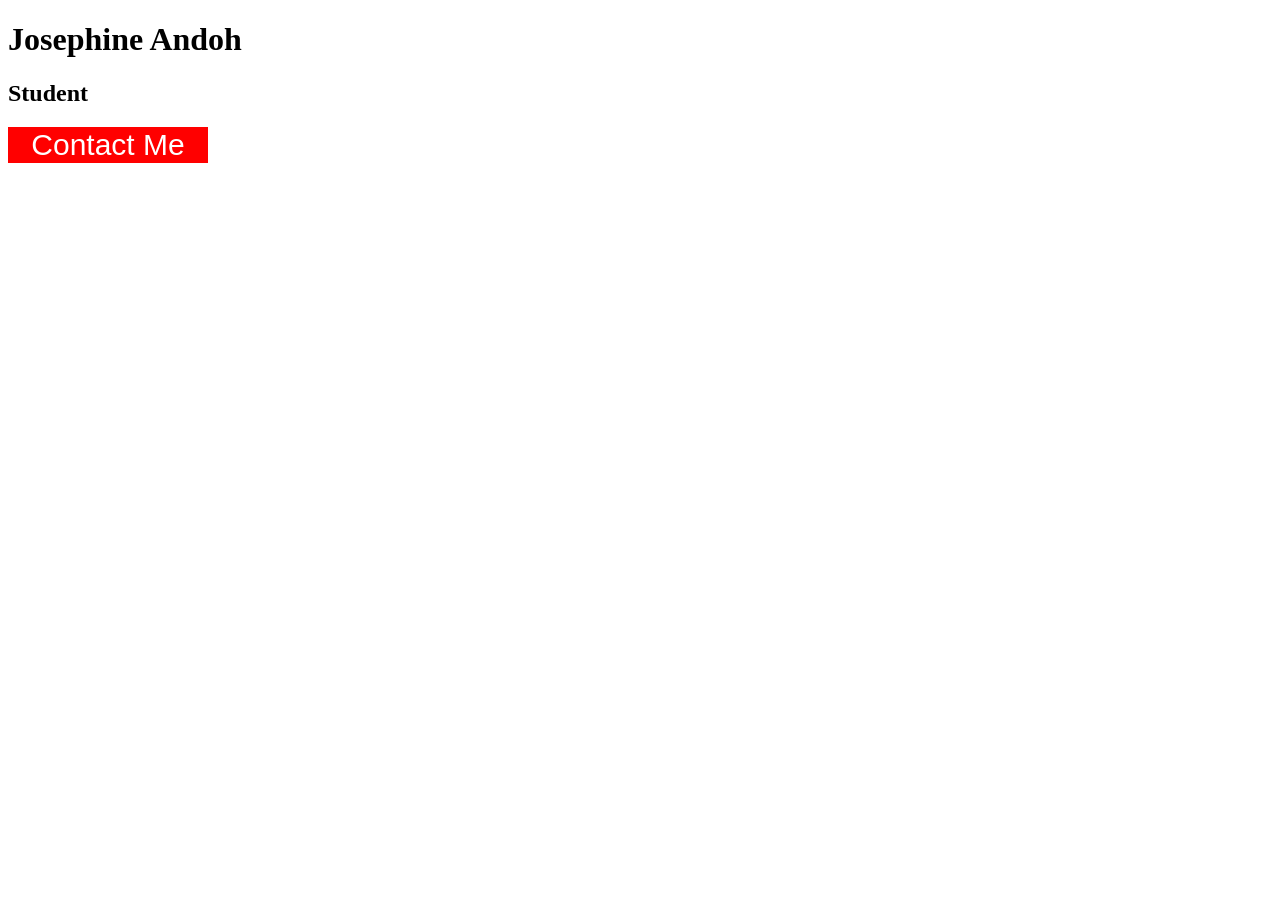
<file: button-assignment/index.html>
<!doctype html>
<html lang="en">
    <head>
        <link href="./style.css" rel="stylesheet" />
        <title>Josephine Andoh Button</title>
    </head>

    <body>
        <h1>Josephine Andoh</h1>
        <h2>Student</h2>
        <button class="red-button">Contact Me</button>
    </body>
</html>
</file>
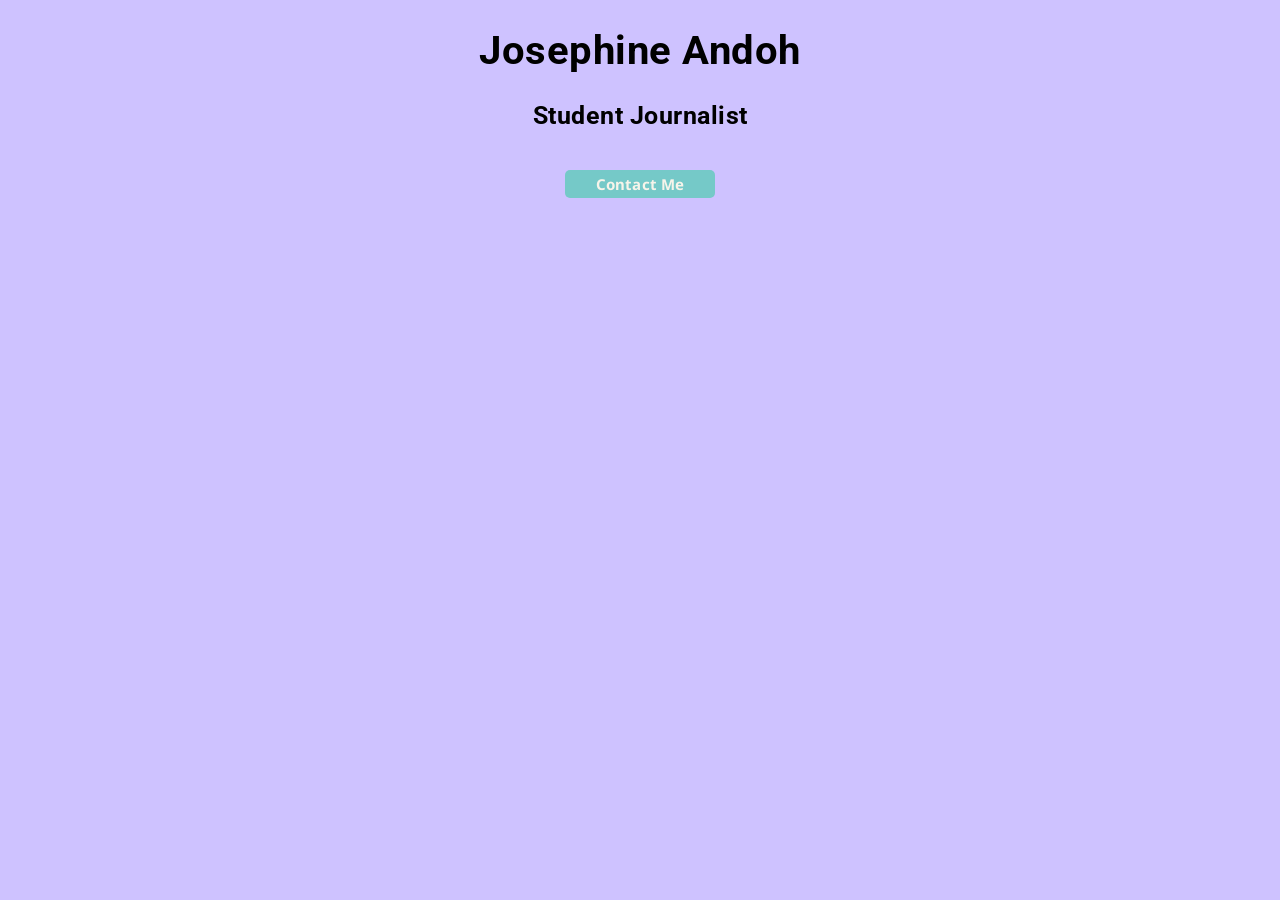
<file: contact-button-assignment/index.html>
<!doctype html>
<html lang="en-US">
    <head>
        <link rel="preconnect" href="https://fonts.googleapis.com" />
        <link rel="preconnect" href="https://fonts.gstatic.com" crossorigin />
        <link
            href="https://fonts.googleapis.com/css2?family=Noto+Sans:ital,wght@0,100..900;1,100..900&family=Roboto:ital,wght@0,100..900;1,100..900&display=swap"
            rel="stylesheet" />
        <link href="style.css" rel="stylesheet" />
        <title>Josephine Andoh Button</title>
    </head>

    <body>
        <h1>Josephine Andoh</h1>
        <h2>Student Journalist</h2>
        <button>Contact Me</button>
    </body>
</html>
</file>
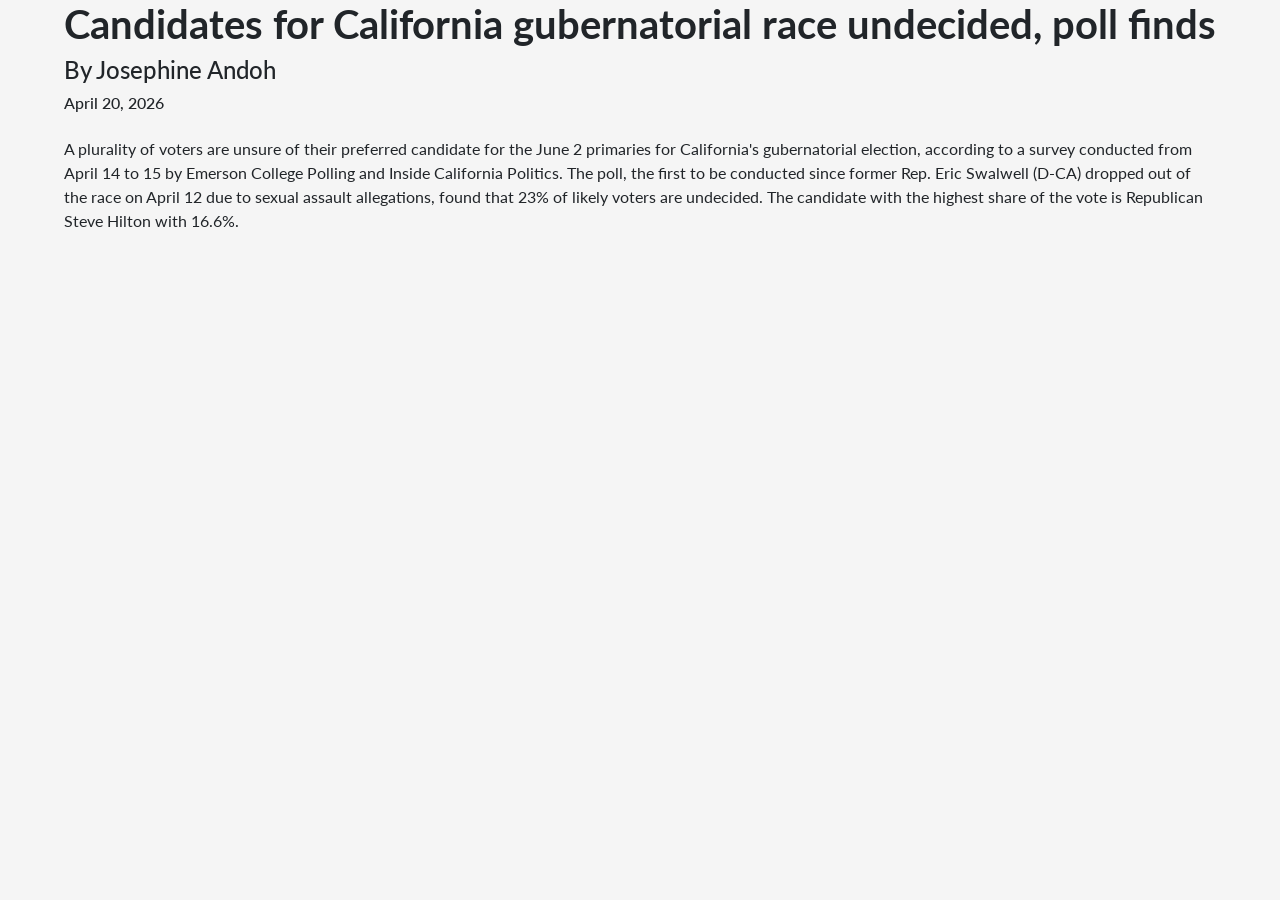
<file: data-viz-project/index.html>
<!doctype html>
<html lang="en">
    <head>
        <title>Josephine Andoh's Data Story</title>

        <meta charset="utf-8" />

        <meta name="viewport" content="width=device-width, initial-scale=1, shrink-to-fit=no" />

        <!-- Bootstrap CSS -->

        <link
            href="https://cdn.jsdelivr.net/npm/bootstrap@5.3.8/dist/css/bootstrap.min.css"
            rel="stylesheet"
            integrity="sha384-sRIl4kxILFvY47J16cr9ZwB07vP4J8+LH7qKQnuqkuIAvNWLzeN8tE5YBujZqJLB"
            crossorigin="anonymous" />

        <link rel="preconnect" href="https://fonts.googleapis.com" />
        <link rel="preconnect" href="https://fonts.gstatic.com" crossorigin />
        <link
            href="https://fonts.googleapis.com/css2?family=Lato:ital,wght@0,100;0,300;0,400;0,700;0,900;1,100;1,300;1,400;1,700;1,900&display=swap"
            rel="stylesheet" />

        <link href="style.css" rel="stylesheet" />
    </head>

    <body>
        <div id="article">
            <h1>Candidates for California gubernatorial race undecided, poll finds</h1>

            <h4 id="byline">By Josephine Andoh</h4>

            <h6 id="date">April 20, 2026</h6>

            <p>
                A plurality of voters are unsure of their preferred candidate for the June 2 primaries for California's
                gubernatorial election, according to a survey conducted from April 14 to 15 by Emerson College Polling
                and Inside California Politics. The poll, the first to be conducted since former Rep. Eric Swalwell
                (D-CA) dropped out of the race on April 12 due to sexual assault allegations, found that 23% of likely
                voters are undecided. The candidate with the highest share of the vote is Republican Steve Hilton with
                16.6%.
            </p>

            <!--Chart embeds go here-->

            <div class="flourish-embed flourish-chart" data-src="visualisation/28602215">
                <script src="https://public.flourish.studio/resources/embed.js"></script>
                <noscript
                    ><img
                        src="https://public.flourish.studio/visualisation/28602215/thumbnail"
                        width="100%"
                        alt="visualization"
                /></noscript>
            </div>

            <div class="flourish-embed flourish-chart" data-src="visualisation/28602725">
                <script src="https://public.flourish.studio/resources/embed.js"></script>
                <noscript
                    ><img
                        src="https://public.flourish.studio/visualisation/28602725/thumbnail"
                        width="100%"
                        alt="visualization"
                /></noscript>
            </div>
        </div>
    </body>
</html>
</file>
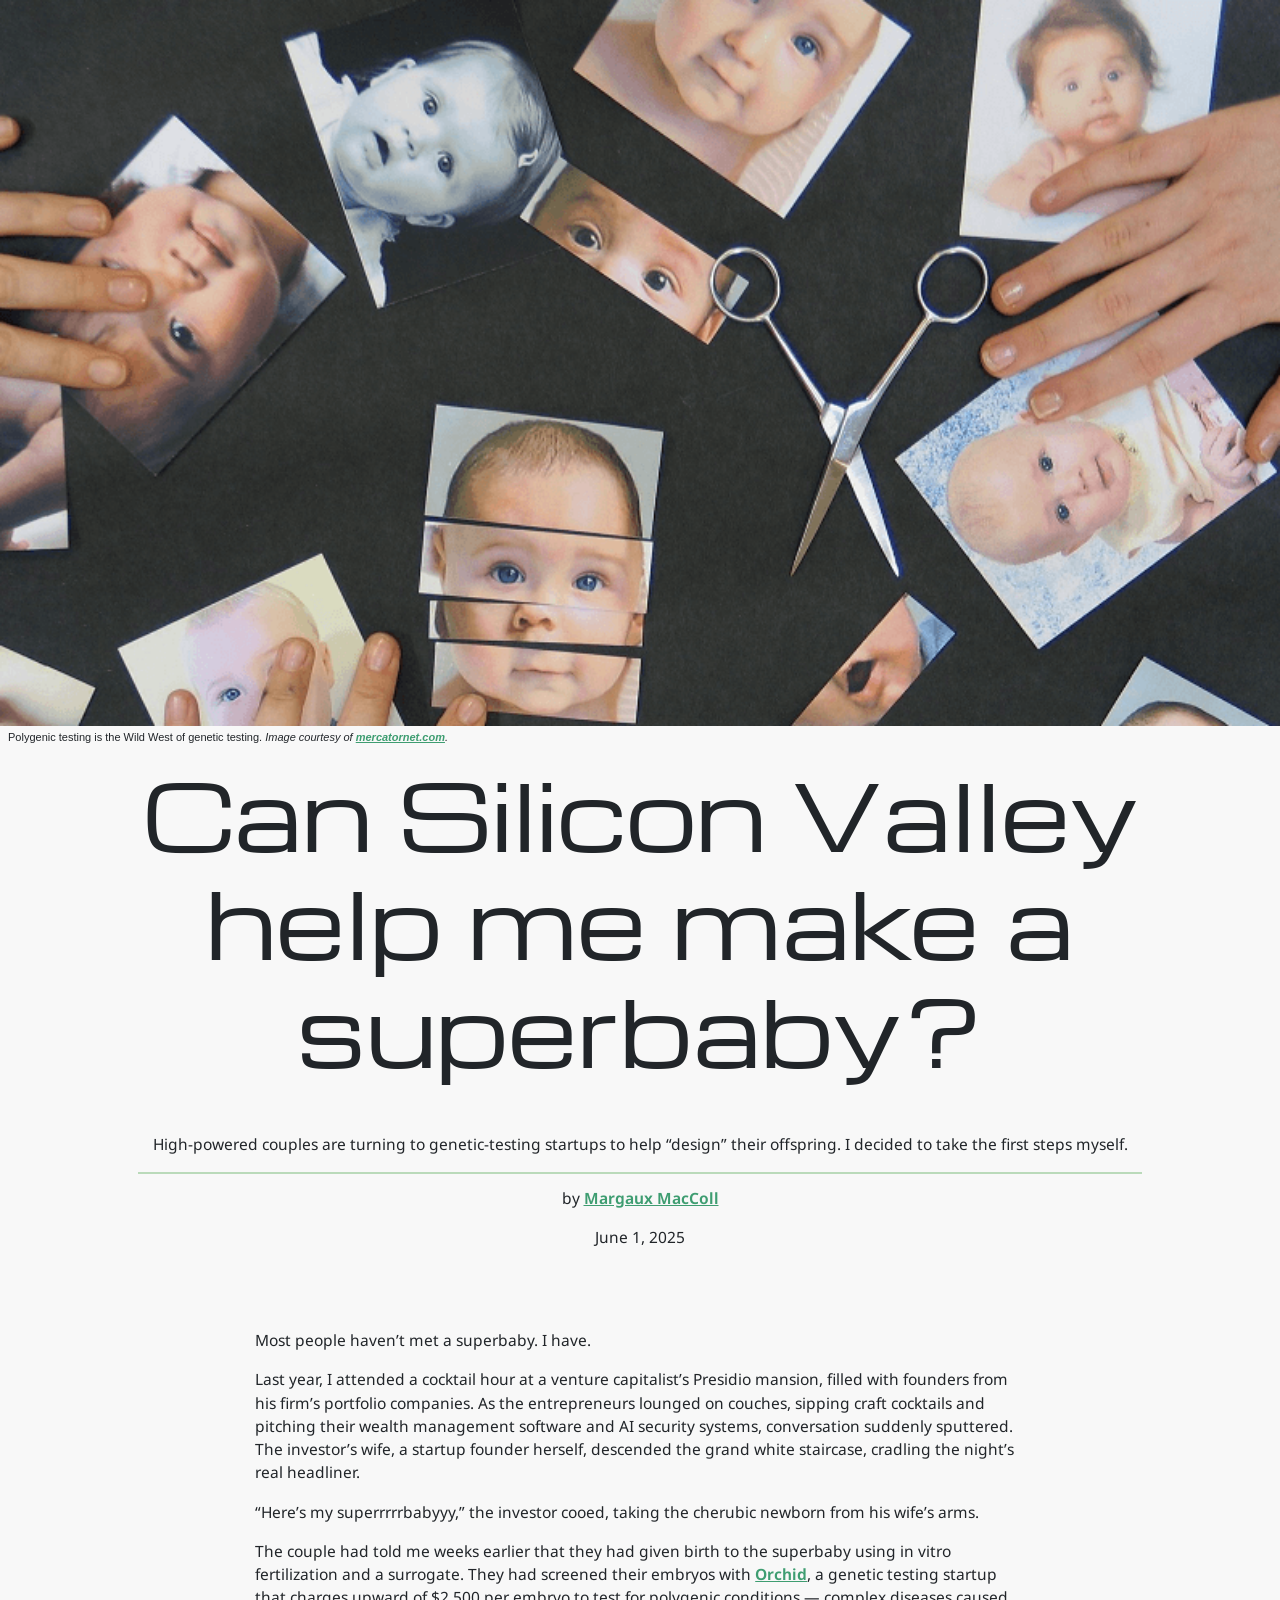
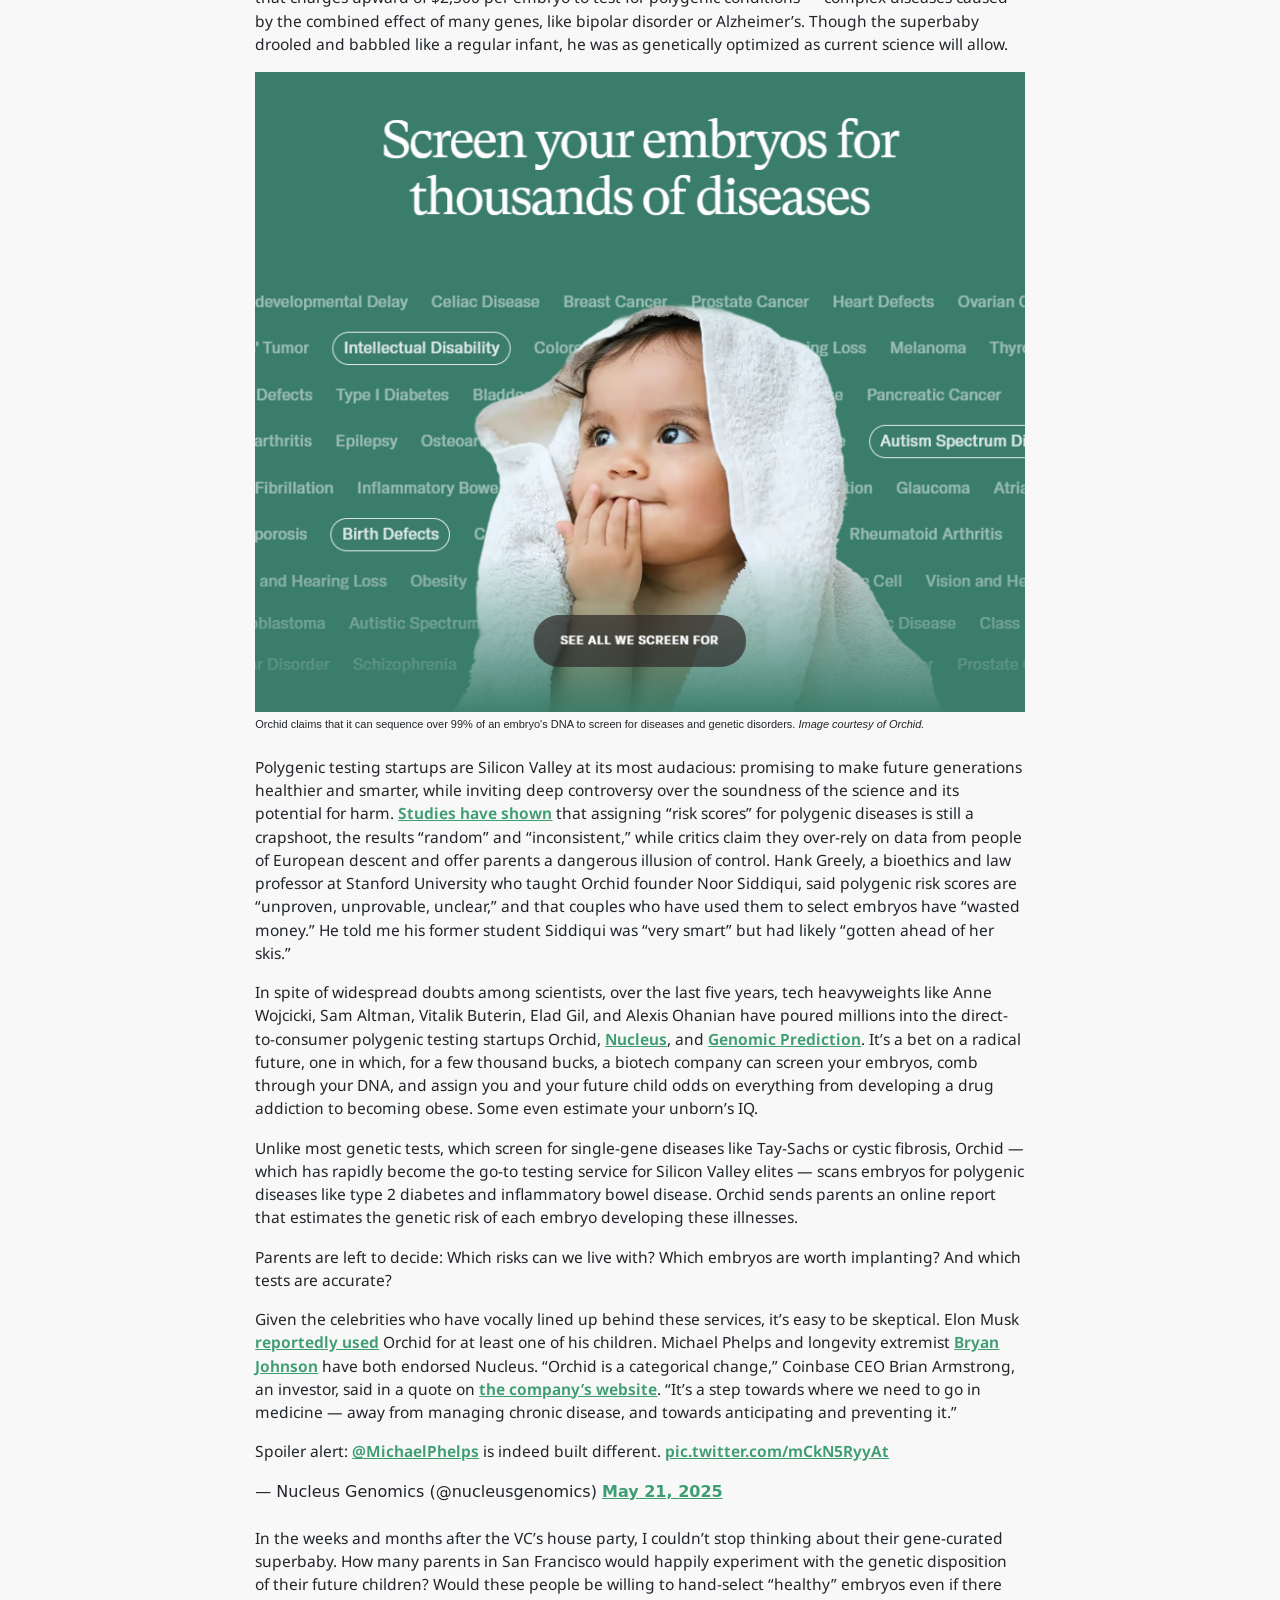
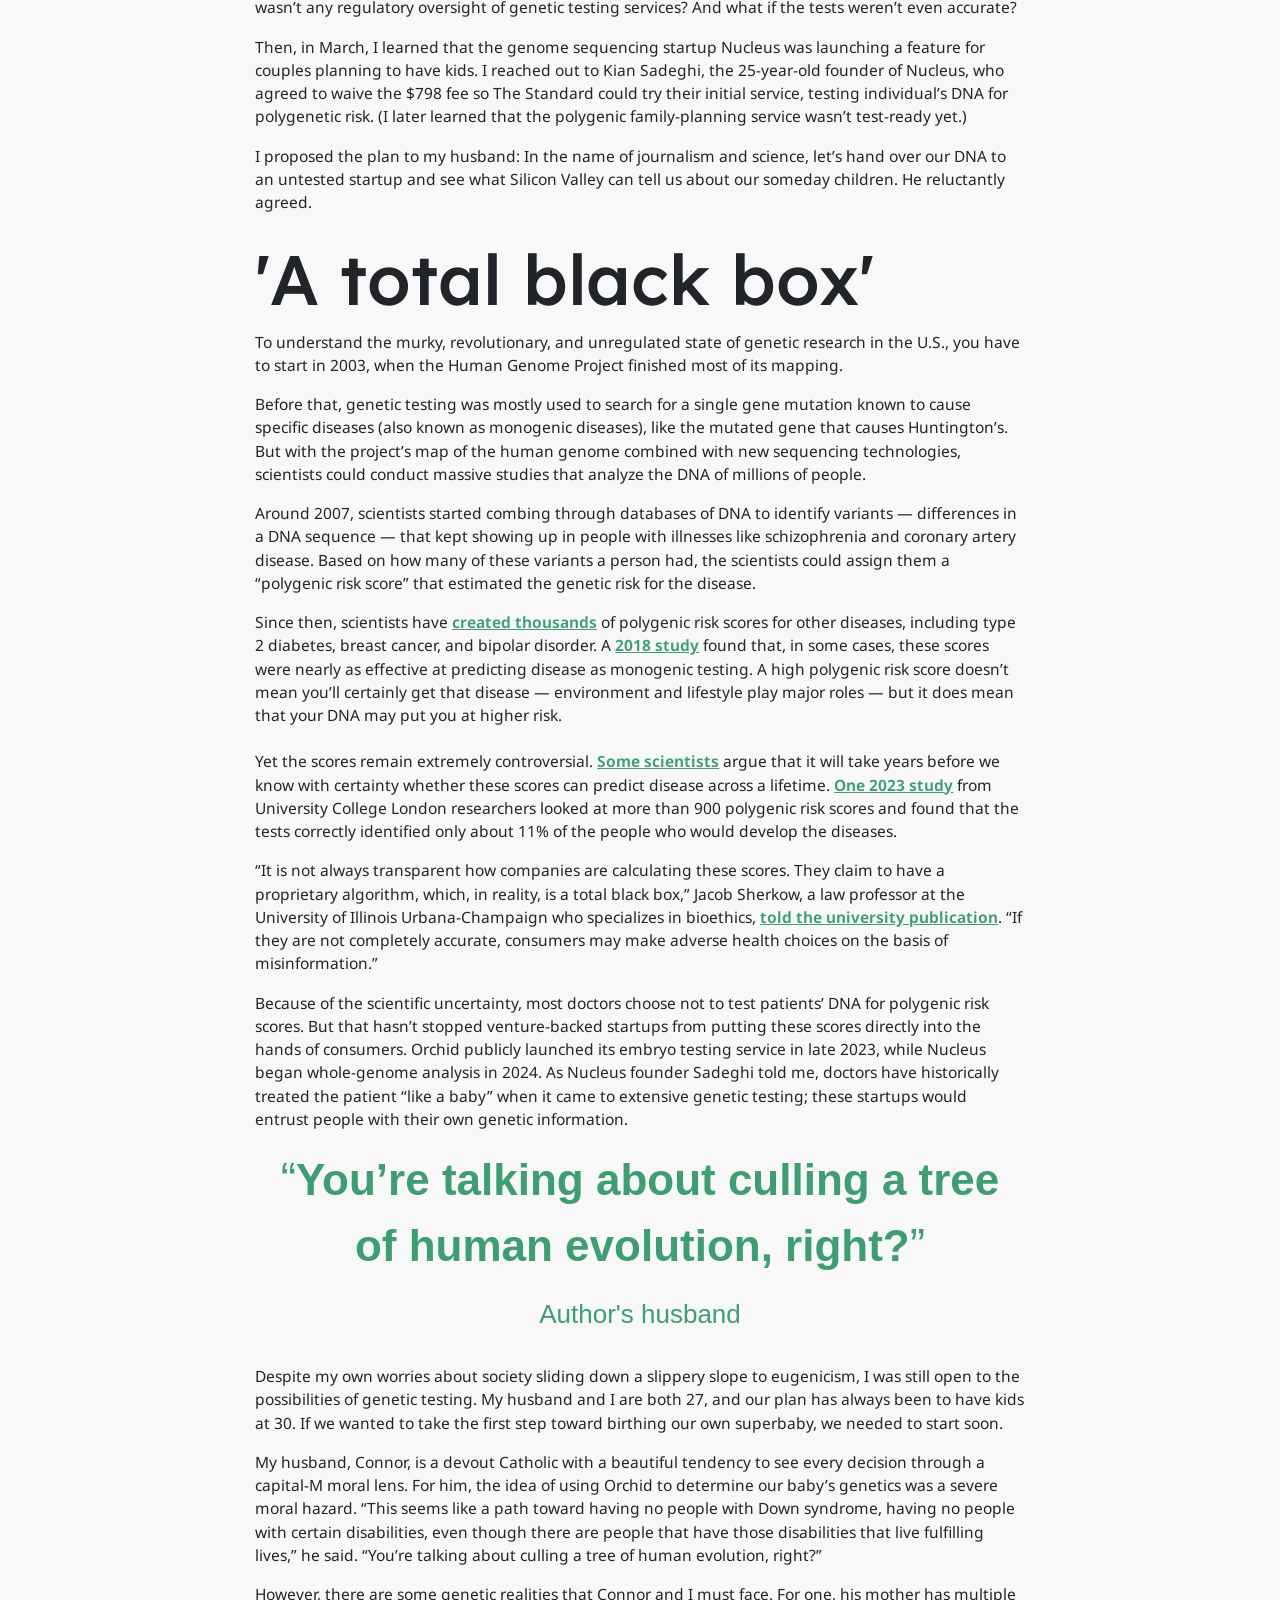
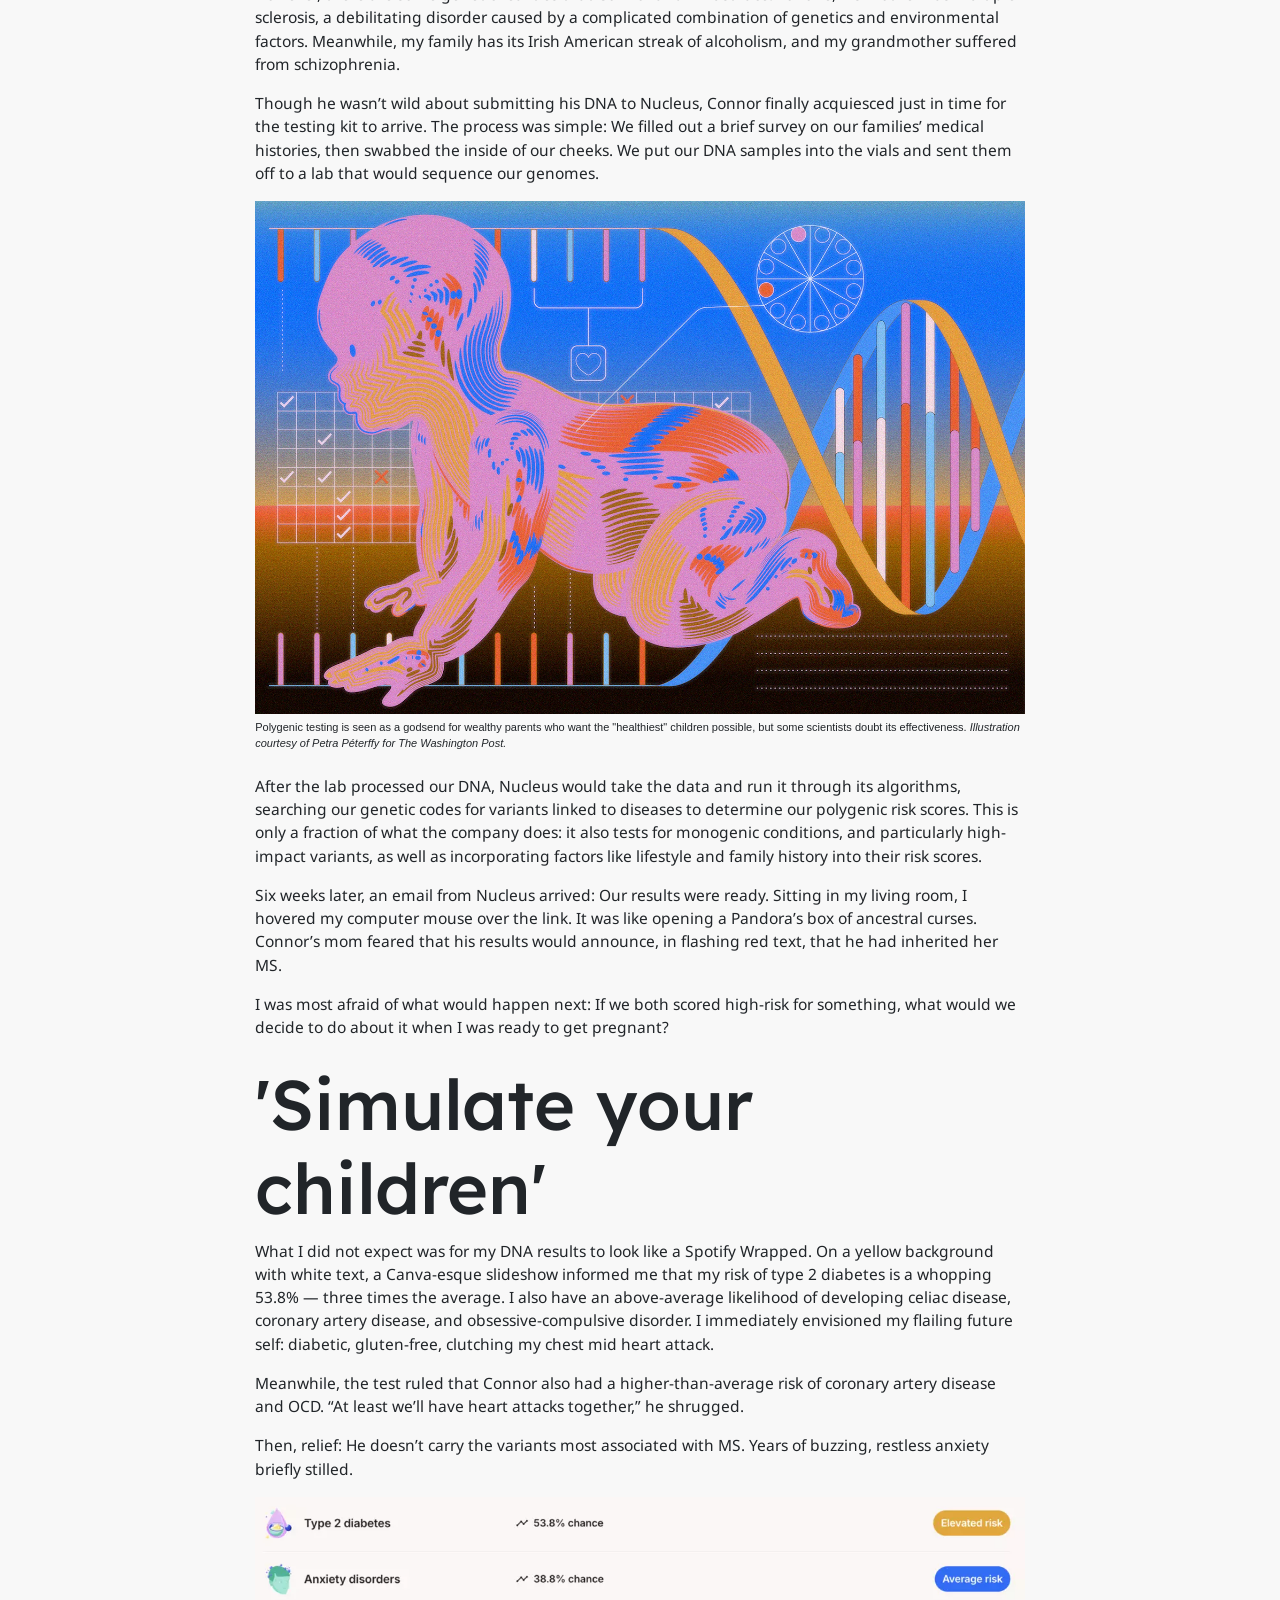
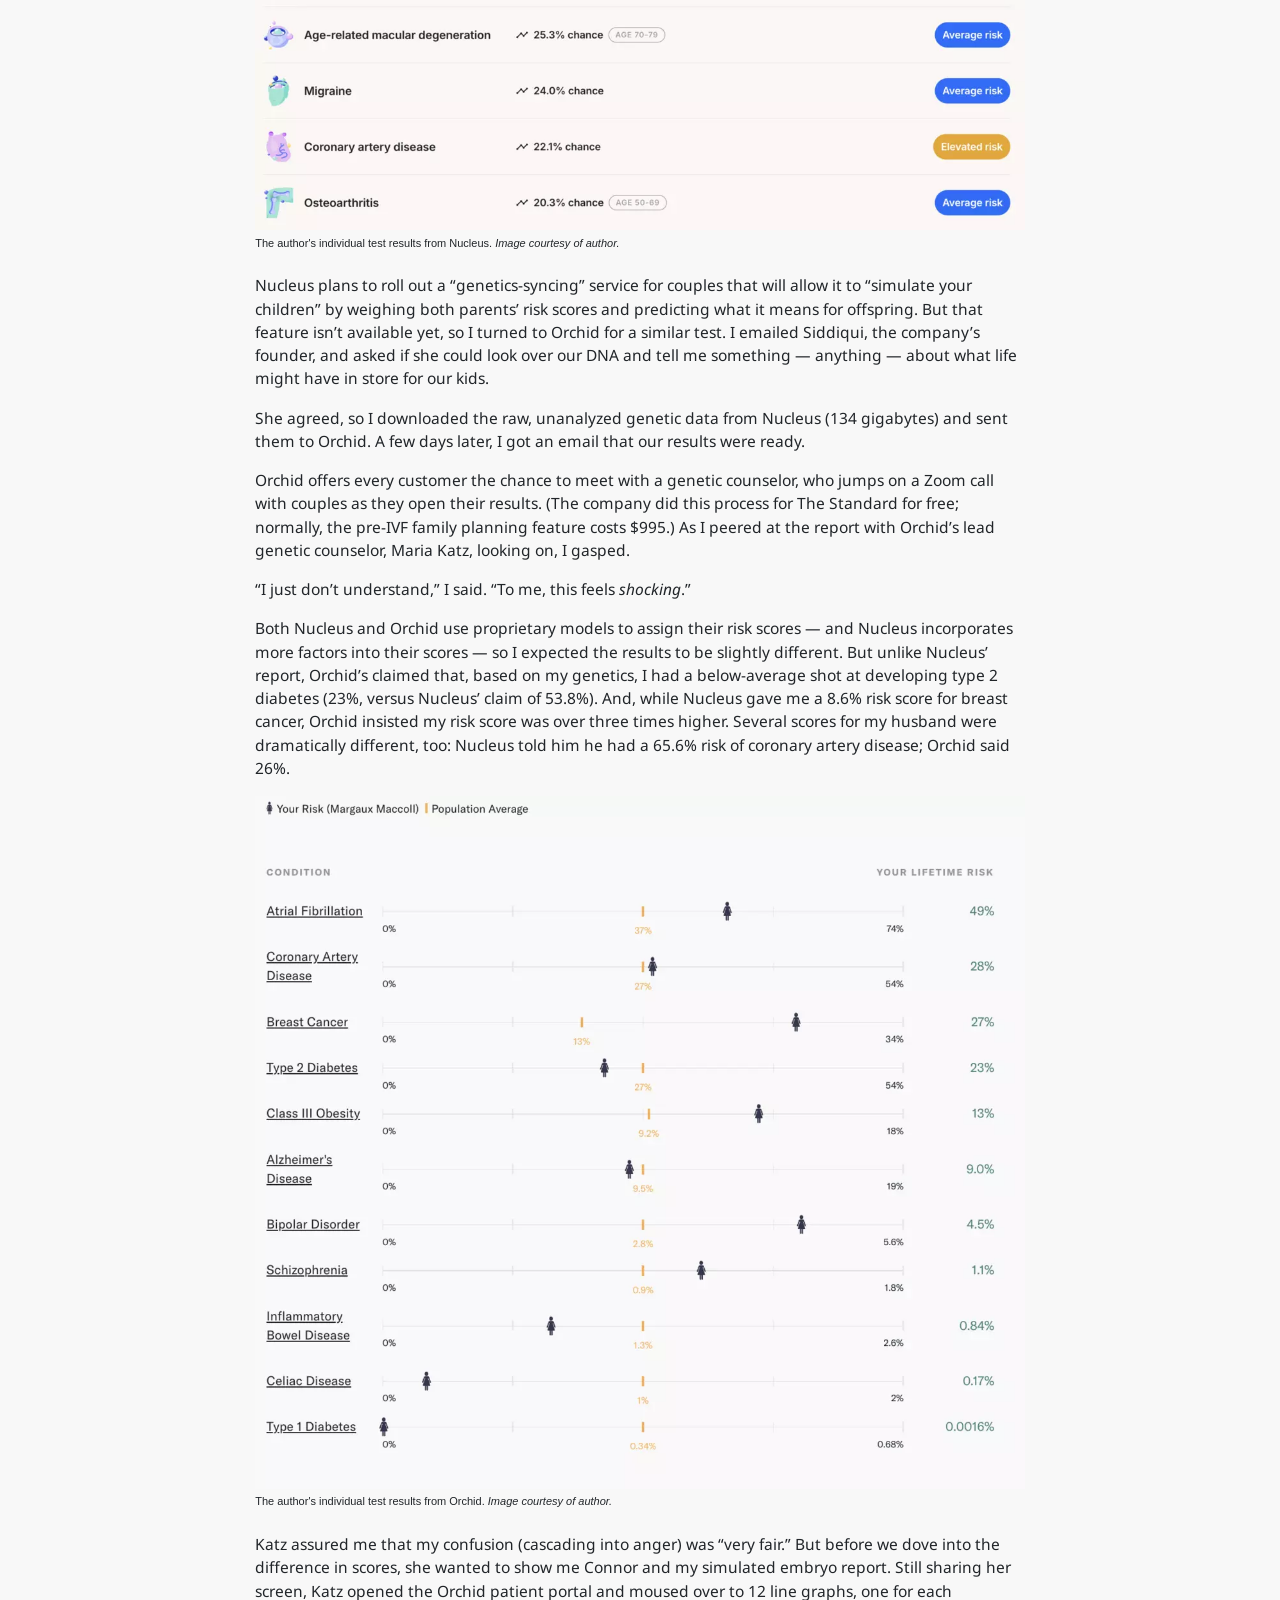
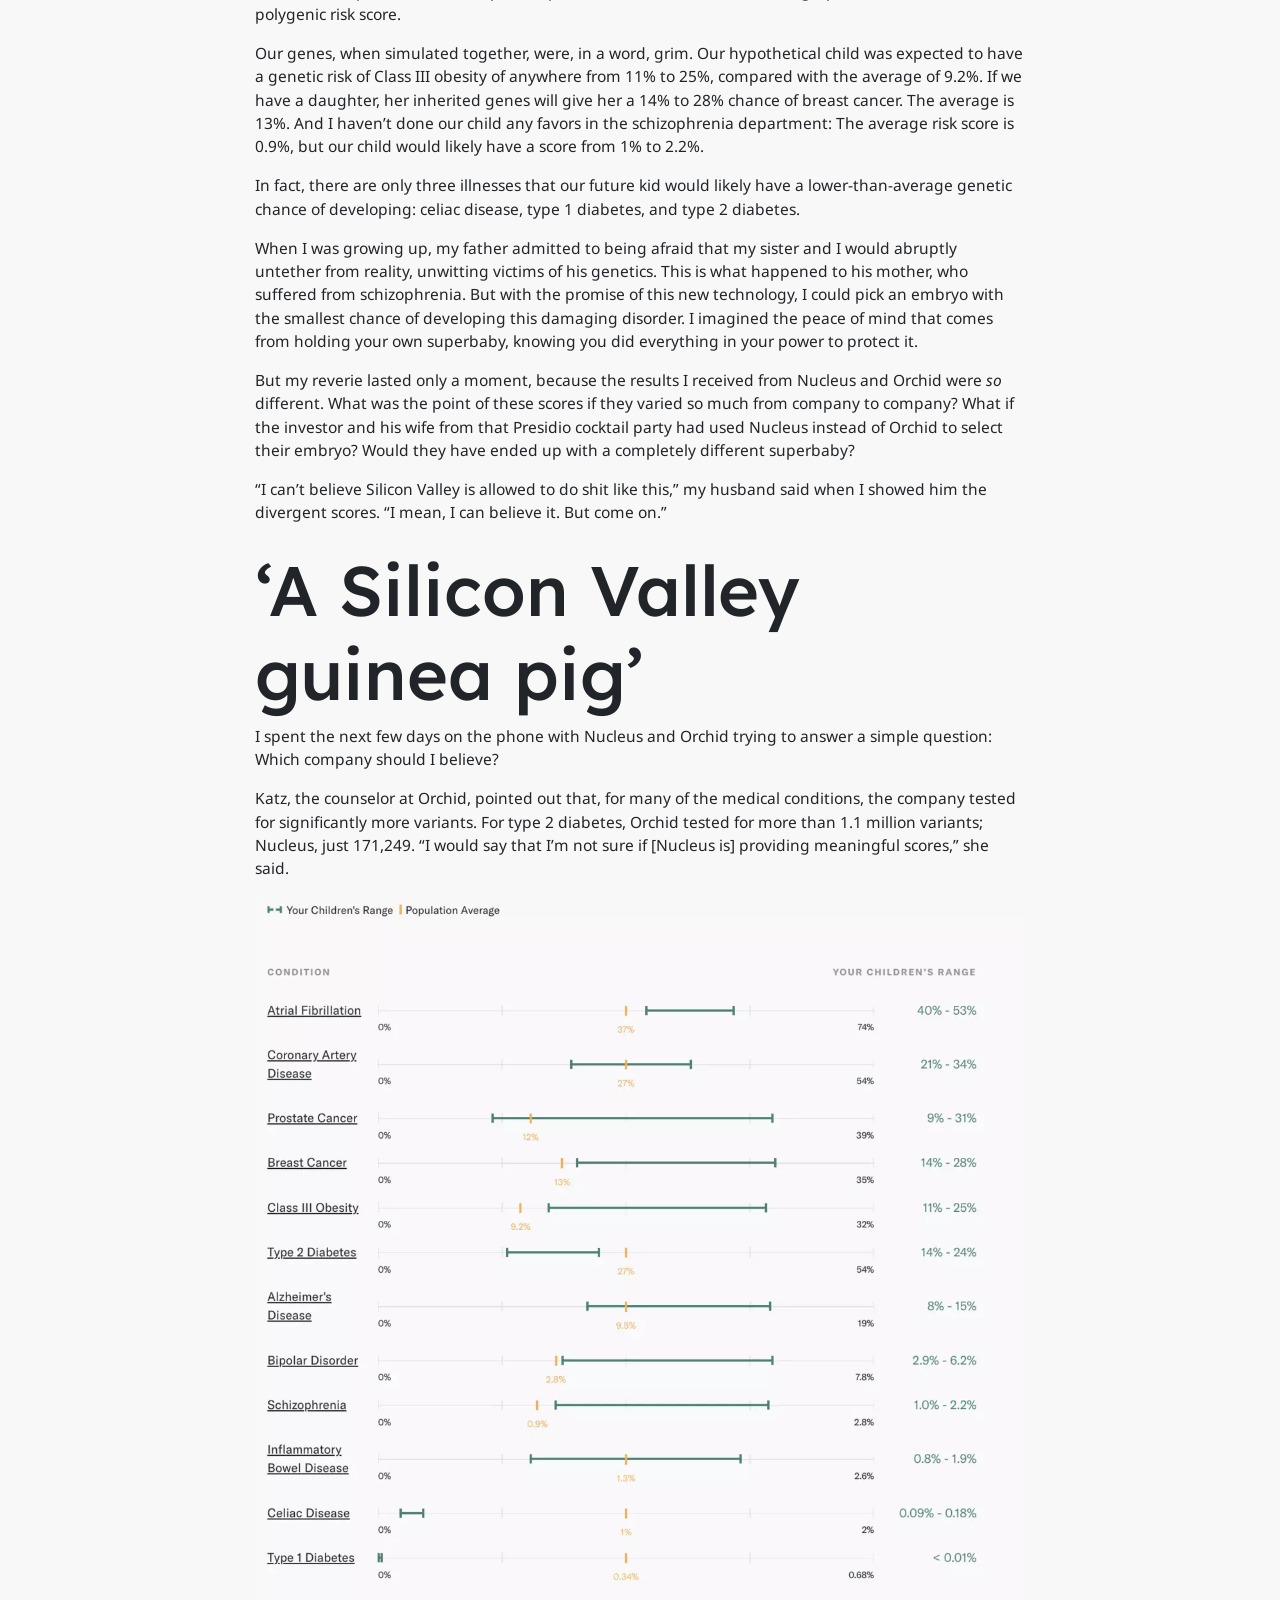
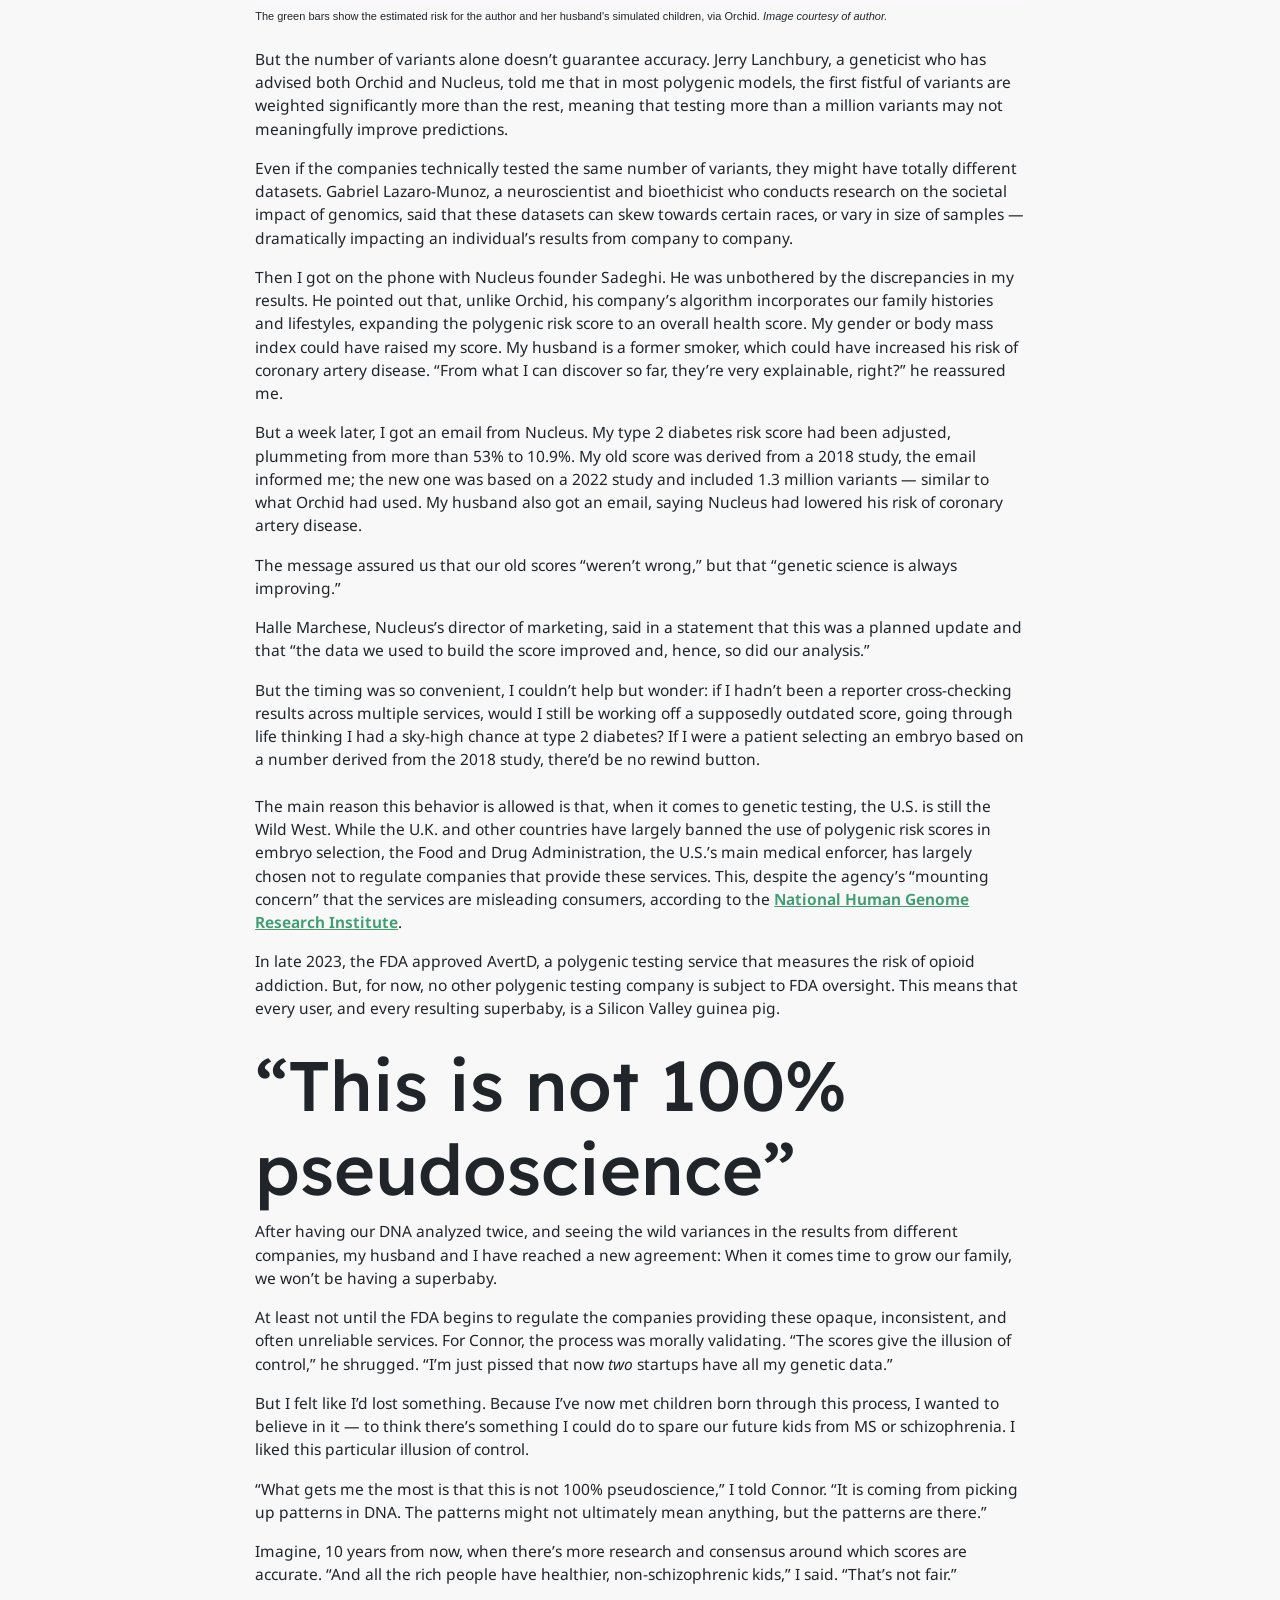
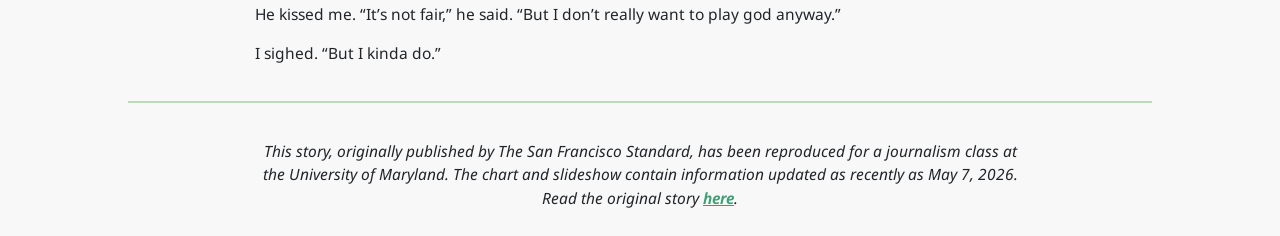
<file: final-project/index.html>
<!doctype html>
<html lang="en">
    <head>
        <title>Josephine Andoh Final Project</title>

        <meta charset="utf-8" />
        <meta name="viewport" content="width=device-width, initial-scale=1, shrink-to-fit=no" />

        <link
            href="https://cdn.jsdelivr.net/npm/bootstrap@5.3.8/dist/css/bootstrap.min.css"
            rel="stylesheet"
            integrity="sha384-sRIl4kxILFvY47J16cr9ZwB07vP4J8+LH7qKQnuqkuIAvNWLzeN8tE5YBujZqJLB"
            crossorigin="anonymous" />

        <link rel="preconnect" href="https://fonts.googleapis.com" />
        <link rel="preconnect" href="https://fonts.gstatic.com" crossorigin />
        <link
            href="https://fonts.googleapis.com/css2?family=Cause:wght@100..900&family=Lexend:wght@100..900&family=Michroma&family=Noto+Sans:ital,wght@0,100..900;1,100..900&display=swap"
            rel="stylesheet" />

        <link href="style.css" rel="stylesheet" />
    </head>

    <body>
        <div class="container-fluid">
            <div class="row">
                <div class="col" id="superbaby">
                    <img src="superbaby.png" alt="An image of babies being 'designed'." />
                    <p class="caption" id="caption1">
                        Polygenic testing is the Wild West of genetic testing.
                        <em
                            >Image courtesy of
                            <a href="https://www.mercatornet.com/" target="_blank">mercatornet.com</a>.</em
                        >
                    </p>
                </div>
            </div>
            <div class="row">
                <div class="col" id="title">
                    <h1 id="silicon">Can Silicon Valley help me make a superbaby?</h1>
                    <p id="description">
                        High-powered couples are turning to genetic-testing startups to help “design” their offspring. I
                        decided to take the first steps myself.
                    </p>
                </div>
            </div>
            <hr />
        </div>
        <div class="container-fluid" id="byline">
            <div class="row">
                <div class="col">
                    <p>
                        by <a href="https://sfstandard.com/author/margaux-maccoll/" target="_blank">Margaux MacColl</a>
                    </p>
                    <p>June 1, 2025</p>
                </div>
            </div>
        </div>
        <div class="container-fluid" id="article">
            <div class="row">
                <div class="col">
                    <p>Most people haven’t met a superbaby. I have.</p>
                    <p>
                        Last year, I attended a cocktail hour at a venture capitalist’s Presidio mansion, filled with
                        founders from his firm’s portfolio companies. As the entrepreneurs lounged on couches, sipping
                        craft cocktails and pitching their wealth management software and AI security systems,
                        conversation suddenly sputtered. The investor’s wife, a startup founder herself, descended the
                        grand white staircase, cradling the night’s real headliner.
                    </p>
                    <p>
                        “Here’s my superrrrrbabyyy,” the investor cooed, taking the cherubic newborn from his wife’s
                        arms.
                    </p>
                    <p>
                        The couple had told me weeks earlier that they had given birth to the superbaby using in vitro
                        fertilization and a surrogate. They had screened their embryos with
                        <a href="https://www.orchidhealth.com/" target="_blank">Orchid</a>, a genetic testing startup
                        that charges upward of $2,500 per embryo to test for polygenic conditions — complex diseases
                        caused by the combined effect of many genes, like bipolar disorder or Alzheimer’s. Though the
                        superbaby drooled and babbled like a regular infant, he was as genetically optimized as current
                        science will allow.
                    </p>
                    <img
                        src="orchid_1.png"
                        alt="A picture on Orchid's website showing what diseases its tests claim to detect." />
                    <p class="caption">
                        Orchid claims that it can sequence over 99% of an embryo's DNA to screen for diseases and
                        genetic disorders. <em>Image courtesy of Orchid.</em>
                    </p>
                    <p>
                        Polygenic testing startups are Silicon Valley at its most audacious: promising to make future
                        generations healthier and smarter, while inviting deep controversy over the soundness of the
                        science and its potential for harm.
                        <a href="https://www.nature.com/articles/s41562-024-02019-y" target="_blank"
                            >Studies have shown</a
                        >
                        that assigning “risk scores” for polygenic diseases is still a crapshoot, the results “random”
                        and “inconsistent,” while critics claim they over-rely on data from people of European descent
                        and offer parents a dangerous illusion of control. Hank Greely, a bioethics and law professor at
                        Stanford University who taught Orchid founder Noor Siddiqui, said polygenic risk scores are
                        “unproven, unprovable, unclear,” and that couples who have used them to select embryos have
                        “wasted money.” He told me his former student Siddiqui was “very smart” but had likely “gotten
                        ahead of her skis.”
                    </p>
                    <p>
                        In spite of widespread doubts among scientists, over the last five years, tech heavyweights like
                        Anne Wojcicki, Sam Altman, Vitalik Buterin, Elad Gil, and Alexis Ohanian have poured millions
                        into the direct-to-consumer polygenic testing startups Orchid,
                        <a href="https://mynucleus.com/preview/shop" target="_blank">Nucleus</a>, and
                        <a href="https://www.lifeview.com/" target="_blank">Genomic Prediction</a>. It’s a bet on a
                        radical future, one in which, for a few thousand bucks, a biotech company can screen your
                        embryos, comb through your DNA, and assign you and your future child odds on everything from
                        developing a drug addiction to becoming obese. Some even estimate your unborn’s IQ.
                    </p>
                    <p>
                        Unlike most genetic tests, which screen for single-gene diseases like Tay-Sachs or cystic
                        fibrosis, Orchid — which has rapidly become the go-to testing service for Silicon Valley elites
                        — scans embryos for polygenic diseases like type 2 diabetes and inflammatory bowel disease.
                        Orchid sends parents an online report that estimates the genetic risk of each embryo developing
                        these illnesses.
                    </p>
                    <p>
                        Parents are left to decide: Which risks can we live with? Which embryos are worth implanting?
                        And which tests are accurate?
                    </p>
                    <p>
                        Given the celebrities who have vocally lined up behind these services, it’s easy to be
                        skeptical. Elon Musk
                        <a
                            href="https://www.theinformation.com/articles/dawn-of-the-silicon-valley-superbaby"
                            target="_blank"
                            >reportedly used</a
                        >
                        Orchid for at least one of his children. Michael Phelps and longevity extremist
                        <a href="https://mynucleus.com/blog/bryan-johnson-blueprint" target="_blank">Bryan Johnson</a>
                        have both endorsed Nucleus. “Orchid is a categorical change,” Coinbase CEO Brian Armstrong, an
                        investor, said in a quote on
                        <a
                            href="https://guides.orchidhealth.com/post/announcing-orchid?utm_source=chatgpt.com"
                            target="_blank"
                            >the company’s website</a
                        >. “It’s a step towards where we need to go in medicine — away from managing chronic disease,
                        and towards anticipating and preventing it.”
                    </p>
                    <div class="phelps">
                        <blockquote class="twitter-tweet">
                            <p lang="en" dir="ltr">
                                Spoiler alert:
                                <a href="https://twitter.com/MichaelPhelps?ref_src=twsrc%5Etfw">@MichaelPhelps</a> is
                                indeed built different. <a href="https://t.co/mCkN5RyyAt">pic.twitter.com/mCkN5RyyAt</a>
                            </p>
                            &mdash; Nucleus Genomics (@nucleusgenomics)
                            <a href="https://twitter.com/nucleusgenomics/status/1925315273302638810?ref_src=twsrc%5Etfw"
                                >May 21, 2025</a
                            >
                        </blockquote>
                        <script async src="https://platform.twitter.com/widgets.js" charset="utf-8"></script>
                    </div>
                    <p>
                        In the weeks and months after the VC’s house party, I couldn’t stop thinking about their
                        gene-curated superbaby. How many parents in San Francisco would happily experiment with the
                        genetic disposition of their future children? Would these people be willing to hand-select
                        “healthy” embryos even if there wasn’t any regulatory oversight of genetic testing services? And
                        what if the tests weren’t even accurate?
                    </p>
                    <p>
                        Then, in March, I learned that the genome sequencing startup Nucleus was launching a feature for
                        couples planning to have kids. I reached out to Kian Sadeghi, the 25-year-old founder of
                        Nucleus, who agreed to waive the $798 fee so The Standard could try their initial service,
                        testing individual’s DNA for polygenetic risk. (I later learned that the polygenic
                        family-planning service wasn’t test-ready yet.)
                    </p>
                    <p>
                        I proposed the plan to my husband: In the name of journalism and science, let’s hand over our
                        DNA to an untested startup and see what Silicon Valley can tell us about our someday children.
                        He reluctantly agreed.
                    </p>
                    <h1 class="subtitle">'A total black box'</h1>
                    <p>
                        To understand the murky, revolutionary, and unregulated state of genetic research in the U.S.,
                        you have to start in 2003, when the Human Genome Project finished most of its mapping.
                    </p>
                    <p>
                        Before that, genetic testing was mostly used to search for a single gene mutation known to cause
                        specific diseases (also known as monogenic diseases), like the mutated gene that causes
                        Huntington’s. But with the project’s map of the human genome combined with new sequencing
                        technologies, scientists could conduct massive studies that analyze the DNA of millions of
                        people.
                    </p>
                    <p>
                        Around 2007, scientists started combing through databases of DNA to identify variants —
                        differences in a DNA sequence — that kept showing up in people with illnesses like schizophrenia
                        and coronary artery disease. Based on how many of these variants a person had, the scientists
                        could assign them a “polygenic risk score” that estimated the genetic risk for the disease.
                    </p>
                    <p>
                        Since then, scientists have
                        <a href="https://www.pgscatalog.org/" target="_blank">created thousands</a> of polygenic risk
                        scores for other diseases, including type 2 diabetes, breast cancer, and bipolar disorder. A
                        <a
                            href="https://www.genomicseducation.hee.nhs.uk/wp-content/uploads/2018/10/Khera-Genome-wide-polygenic-score-Nat-Genet-2018.pdf"
                            target="_blank"
                            >2018 study</a
                        >
                        found that, in some cases, these scores were nearly as effective at predicting disease as
                        monogenic testing. A high polygenic risk score doesn’t mean you’ll certainly get that disease —
                        environment and lifestyle play major roles — but it does mean that your DNA may put you at
                        higher risk.
                    </p>
                    <div class="flourish-embed flourish-chart" data-src="visualisation/28807983" id="chart">
                        <script src="https://public.flourish.studio/resources/embed.js"></script>
                        <noscript
                            ><img
                                src="https://public.flourish.studio/visualisation/28807983/thumbnail"
                                width="100%"
                                alt="chart visualization"
                        /></noscript>
                    </div>
                    <p>
                        Yet the scores remain extremely controversial.
                        <a href="https://pmc.ncbi.nlm.nih.gov/articles/PMC10144199/" target="_blank">Some scientists</a>
                        argue that it will take years before we know with certainty whether these scores can predict
                        disease across a lifetime.
                        <a
                            href="https://www.ucl.ac.uk/news/2023/oct/genetic-risk-scores-not-useful-predicting-disease"
                            target="_blank"
                            >One 2023 study</a
                        >
                        from University College London researchers looked at more than 900 polygenic risk scores and
                        found that the tests correctly identified only about 11% of the people who would develop the
                        diseases.
                    </p>
                    <p>
                        “It is not always transparent how companies are calculating these scores. They claim to have a
                        proprietary algorithm, which, in reality, is a total black box,” Jacob Sherkow, a law professor
                        at the University of Illinois Urbana-Champaign who specializes in bioethics,
                        <a
                            href="https://www.igb.illinois.edu/leakey/article/polygenic-risk-scores-need-better-regulation-study-argues"
                            target="_blank"
                            >told the university publication</a
                        >. “If they are not completely accurate, consumers may make adverse health choices on the basis
                        of misinformation.”
                    </p>
                    <p>
                        Because of the scientific uncertainty, most doctors choose not to test patients’ DNA for
                        polygenic risk scores. But that hasn’t stopped venture-backed startups from putting these scores
                        directly into the hands of consumers. Orchid publicly launched its embryo testing service in
                        late 2023, while Nucleus began whole-genome analysis in 2024. As Nucleus founder Sadeghi told
                        me, doctors have historically treated the patient “like a baby” when it came to extensive
                        genetic testing; these startups would entrust people with their own genetic information.
                    </p>
                    <div class="pullquote">
                        <p class="quote">
                            <span class="quotemark">&ldquo;</span
                            ><span class="words">You’re talking about culling a tree of human evolution, right?</span
                            ><span class="quotemark">&rdquo;</span>
                        </p>
                        <p class="attribution">Author's husband</p>
                    </div>
                    <p>
                        Despite my own worries about society sliding down a slippery slope to eugenicism, I was still
                        open to the possibilities of genetic testing. My husband and I are both 27, and our plan has
                        always been to have kids at 30. If we wanted to take the first step toward birthing our own
                        superbaby, we needed to start soon.
                    </p>
                    <p>
                        My husband, Connor, is a devout Catholic with a beautiful tendency to see every decision through
                        a capital-M moral lens. For him, the idea of using Orchid to determine our baby’s genetics was a
                        severe moral hazard. “This seems like a path toward having no people with Down syndrome, having
                        no people with certain disabilities, even though there are people that have those disabilities
                        that live fulfilling lives,” he said. “You’re talking about culling a tree of human evolution,
                        right?”
                    </p>
                    <p>
                        However, there are some genetic realities that Connor and I must face. For one, his mother has
                        multiple sclerosis, a debilitating disorder caused by a complicated combination of genetics and
                        environmental factors. Meanwhile, my family has its Irish American streak of alcoholism, and my
                        grandmother suffered from schizophrenia.
                    </p>
                    <p>
                        Though he wasn’t wild about submitting his DNA to Nucleus, Connor finally acquiesced just in
                        time for the testing kit to arrive. The process was simple: We filled out a brief survey on our
                        families’ medical histories, then swabbed the inside of our cheeks. We put our DNA samples into
                        the vials and sent them off to a lab that would sequence our genomes.
                    </p>
                    <img src="graphic.webp" alt="An illustration of a baby surrounded by DNA and charts." />
                    <p class="caption">
                        Polygenic testing is seen as a godsend for wealthy parents who want the "healthiest" children
                        possible, but some scientists doubt its effectiveness.
                        <em>Illustration courtesy of Petra Péterffy for The Washington Post.</em>
                    </p>
                    <p>
                        After the lab processed our DNA, Nucleus would take the data and run it through its algorithms,
                        searching our genetic codes for variants linked to diseases to determine our polygenic risk
                        scores. This is only a fraction of what the company does: it also tests for monogenic
                        conditions, and particularly high-impact variants, as well as incorporating factors like
                        lifestyle and family history into their risk scores.
                    </p>
                    <p>
                        Six weeks later, an email from Nucleus arrived: Our results were ready. Sitting in my living
                        room, I hovered my computer mouse over the link. It was like opening a Pandora’s box of
                        ancestral curses. Connor’s mom feared that his results would announce, in flashing red text,
                        that he had inherited her MS.
                    </p>
                    <p>
                        I was most afraid of what would happen next: If we both scored high-risk for something, what
                        would we decide to do about it when I was ready to get pregnant?
                    </p>
                    <h1 class="subtitle">'Simulate your children'</h1>
                    <p>
                        What I did not expect was for my DNA results to look like a Spotify Wrapped. On a yellow
                        background with white text, a Canva-esque slideshow informed me that my risk of type 2 diabetes
                        is a whopping 53.8% — three times the average. I also have an above-average likelihood of
                        developing celiac disease, coronary artery disease, and obsessive-compulsive disorder. I
                        immediately envisioned my flailing future self: diabetic, gluten-free, clutching my chest mid
                        heart attack.
                    </p>
                    <p>
                        Meanwhile, the test ruled that Connor also had a higher-than-average risk of coronary artery
                        disease and OCD. “At least we’ll have heart attacks together,” he shrugged.
                    </p>
                    <p>
                        Then, relief: He doesn’t carry the variants most associated with MS. Years of buzzing, restless
                        anxiety briefly stilled.
                    </p>
                    <img src="nucleus_result.webp" alt="The author's test results from Nucleus." />
                    <p class="caption">
                        The author's individual test results from Nucleus.
                        <em>Image courtesy of author.</em>
                    </p>
                    <p>
                        Nucleus plans to roll out a “genetics-syncing” service for couples that will allow it to
                        “simulate your children” by weighing both parents’ risk scores and predicting what it means for
                        offspring. But that feature isn’t available yet, so I turned to Orchid for a similar test. I
                        emailed Siddiqui, the company’s founder, and asked if she could look over our DNA and tell me
                        something — anything — about what life might have in store for our kids.
                    </p>
                    <p>
                        She agreed, so I downloaded the raw, unanalyzed genetic data from Nucleus (134 gigabytes) and
                        sent them to Orchid. A few days later, I got an email that our results were ready.
                    </p>
                    <p>
                        Orchid offers every customer the chance to meet with a genetic counselor, who jumps on a Zoom
                        call with couples as they open their results. (The company did this process for The Standard for
                        free; normally, the pre-IVF family planning feature costs $995.) As I peered at the report with
                        Orchid’s lead genetic counselor, Maria Katz, looking on, I gasped.
                    </p>
                    <p>“I just don’t understand,” I said. “To me, this feels <em>shocking</em>.”</p>
                    <p>
                        Both Nucleus and Orchid use proprietary models to assign their risk scores — and Nucleus
                        incorporates more factors into their scores — so I expected the results to be slightly
                        different. But unlike Nucleus’ report, Orchid’s claimed that, based on my genetics, I had a
                        below-average shot at developing type 2 diabetes (23%, versus Nucleus’ claim of 53.8%). And,
                        while Nucleus gave me a 8.6% risk score for breast cancer, Orchid insisted my risk score was
                        over three times higher. Several scores for my husband were dramatically different, too: Nucleus
                        told him he had a 65.6% risk of coronary artery disease; Orchid said 26%.
                    </p>
                    <img src="orchid_2.webp" alt="The author's test results from Orchid." />
                    <p class="caption">
                        The author's individual test results from Orchid.
                        <em>Image courtesy of author.</em>
                    </p>
                    <p>
                        Katz assured me that my confusion (cascading into anger) was “very fair.” But before we dove
                        into the difference in scores, she wanted to show me Connor and my simulated embryo report.
                        Still sharing her screen, Katz opened the Orchid patient portal and moused over to 12 line
                        graphs, one for each polygenic risk score.
                    </p>
                    <p>
                        Our genes, when simulated together, were, in a word, grim. Our hypothetical child was expected
                        to have a genetic risk of Class III obesity of anywhere from 11% to 25%, compared with the
                        average of 9.2%. If we have a daughter, her inherited genes will give her a 14% to 28% chance of
                        breast cancer. The average is 13%. And I haven’t done our child any favors in the schizophrenia
                        department: The average risk score is 0.9%, but our child would likely have a score from 1% to
                        2.2%.
                    </p>
                    <p>
                        In fact, there are only three illnesses that our future kid would likely have a
                        lower-than-average genetic chance of developing: celiac disease, type 1 diabetes, and type 2
                        diabetes.
                    </p>
                    <p>
                        When I was growing up, my father admitted to being afraid that my sister and I would abruptly
                        untether from reality, unwitting victims of his genetics. This is what happened to his mother,
                        who suffered from schizophrenia. But with the promise of this new technology, I could pick an
                        embryo with the smallest chance of developing this damaging disorder. I imagined the peace of
                        mind that comes from holding your own superbaby, knowing you did everything in your power to
                        protect it.
                    </p>
                    <p>
                        But my reverie lasted only a moment, because the results I received from Nucleus and Orchid were
                        <em>so</em> different. What was the point of these scores if they varied so much from company to
                        company? What if the investor and his wife from that Presidio cocktail party had used Nucleus
                        instead of Orchid to select their embryo? Would they have ended up with a completely different
                        superbaby?
                    </p>
                    <p>
                        “I can’t believe Silicon Valley is allowed to do shit like this,” my husband said when I showed
                        him the divergent scores. “I mean, I can believe it. But come on.”
                    </p>
                    <h1 class="subtitle">‘A Silicon Valley guinea pig’</h1>
                    <p>
                        I spent the next few days on the phone with Nucleus and Orchid trying to answer a simple
                        question: Which company should I believe?
                    </p>
                    <p>
                        Katz, the counselor at Orchid, pointed out that, for many of the medical conditions, the company
                        tested for significantly more variants. For type 2 diabetes, Orchid tested for more than 1.1
                        million variants; Nucleus, just 171,249. “I would say that I’m not sure if [Nucleus is]
                        providing meaningful scores,” she said.
                    </p>
                    <img
                        src="orchid_combo.webp"
                        alt="The estimated risk for the author and her husband's simulated children, via Orchid." />
                    <p class="caption">
                        The green bars show the estimated risk for the author and her husband's simulated children, via
                        Orchid.
                        <em>Image courtesy of author.</em>
                    </p>
                    <p>
                        But the number of variants alone doesn’t guarantee accuracy. Jerry Lanchbury, a geneticist who
                        has advised both Orchid and Nucleus, told me that in most polygenic models, the first fistful of
                        variants are weighted significantly more than the rest, meaning that testing more than a million
                        variants may not meaningfully improve predictions.
                    </p>
                    <p>
                        Even if the companies technically tested the same number of variants, they might have totally
                        different datasets. Gabriel Lazaro-Munoz, a neuroscientist and bioethicist who conducts research
                        on the societal impact of genomics, said that these datasets can skew towards certain races, or
                        vary in size of samples — dramatically impacting an individual’s results from company to
                        company.
                    </p>
                    <p>
                        Then I got on the phone with Nucleus founder Sadeghi. He was unbothered by the discrepancies in
                        my results. He pointed out that, unlike Orchid, his company’s algorithm incorporates our family
                        histories and lifestyles, expanding the polygenic risk score to an overall health score. My
                        gender or body mass index could have raised my score. My husband is a former smoker, which could
                        have increased his risk of coronary artery disease. “From what I can discover so far, they’re
                        very explainable, right?” he reassured me.
                    </p>
                    <p>
                        But a week later, I got an email from Nucleus. My type 2 diabetes risk score had been adjusted,
                        plummeting from more than 53% to 10.9%. My old score was derived from a 2018 study, the email
                        informed me; the new one was based on a 2022 study and included 1.3 million variants — similar
                        to what Orchid had used. My husband also got an email, saying Nucleus had lowered his risk of
                        coronary artery disease.
                    </p>
                    <p>
                        The message assured us that our old scores “weren’t wrong,” but that “genetic science is always
                        improving.”
                    </p>
                    <p>
                        Halle Marchese, Nucleus’s director of marketing, said in a statement that this was a planned
                        update and that “the data we used to build the score improved and, hence, so did our analysis.”
                    </p>
                    <p>
                        But the timing was so convenient, I couldn’t help but wonder: if I hadn’t been a reporter
                        cross-checking results across multiple services, would I still be working off a supposedly
                        outdated score, going through life thinking I had a sky-high chance at type 2 diabetes? If I
                        were a patient selecting an embryo based on a number derived from the 2018 study, there’d be no
                        rewind button.
                    </p>
                    <div class="flourish-embed flourish-chart" data-src="story/3669195">
                        <script src="https://public.flourish.studio/resources/embed.js"></script>
                        <noscript
                            ><img
                                src="https://public.flourish.studio/story/3669195/thumbnail"
                                width="100%"
                                alt="visualization"
                        /></noscript>
                    </div>
                    <p>
                        The main reason this behavior is allowed is that, when it comes to genetic testing, the U.S. is
                        still the Wild West. While the U.K. and other countries have largely banned the use of polygenic
                        risk scores in embryo selection, the Food and Drug Administration, the U.S.’s main medical
                        enforcer, has largely chosen not to regulate companies that provide these services. This,
                        despite the agency’s “mounting concern” that the services are misleading consumers, according to
                        the
                        <a
                            href="https://www.genome.gov/about-genomics/policy-issues/Regulation-of-Genetic-Tests"
                            target="_blank"
                            >National Human Genome Research Institute</a
                        >.
                    </p>
                    <p>
                        In late 2023, the FDA approved AvertD, a polygenic testing service that measures the risk of
                        opioid addiction. But, for now, no other polygenic testing company is subject to FDA oversight.
                        This means that every user, and every resulting superbaby, is a Silicon Valley guinea pig.
                    </p>
                    <h1 class="subtitle">“This is not 100% pseudoscience”</h1>
                    <p>
                        After having our DNA analyzed twice, and seeing the wild variances in the results from different
                        companies, my husband and I have reached a new agreement: When it comes time to grow our family,
                        we won’t be having a superbaby.
                    </p>
                    <p>
                        At least not until the FDA begins to regulate the companies providing these opaque,
                        inconsistent, and often unreliable services. For Connor, the process was morally validating.
                        “The scores give the illusion of control,” he shrugged. “I’m just pissed that now
                        <em>two</em> startups have all my genetic data.”
                    </p>
                    <p>
                        But I felt like I’d lost something. Because I’ve now met children born through this process, I
                        wanted to believe in it — to think there’s something I could do to spare our future kids from MS
                        or schizophrenia. I liked this particular illusion of control.
                    </p>
                    <p>
                        “What gets me the most is that this is not 100% pseudoscience,” I told Connor. “It is coming
                        from picking up patterns in DNA. The patterns might not ultimately mean anything, but the
                        patterns are there.”
                    </p>
                    <p>
                        Imagine, 10 years from now, when there’s more research and consensus around which scores are
                        accurate. “And all the rich people have healthier, non-schizophrenic kids,” I said. “That’s not
                        fair.”
                    </p>
                    <p>He kissed me. “It’s not fair,” he said. “But I don’t really want to play god anyway.”</p>
                    <p>I sighed. “But I kinda do.”</p>
                </div>
            </div>
        </div>
        <hr id="end_block" />
        <div class="container-fluid" id="ending">
            <div class="row">
                <div class="col">
                    <p>
                        <em>
                            This story, originally published by The San Francisco Standard, has been reproduced for a
                            journalism class at the University of Maryland. The chart and slideshow contain information
                            updated as recently as May 7, 2026. Read the original story
                            <a
                                href="https://sfstandard.com/2025/06/01/silicon-valley-wants-to-help-me-make-a-superbaby-should-i-let-it/"
                                target="_blank"
                                >here</a
                            >.</em
                        >
                    </p>
                </div>
            </div>
        </div>
    </body>
</html>
</file>
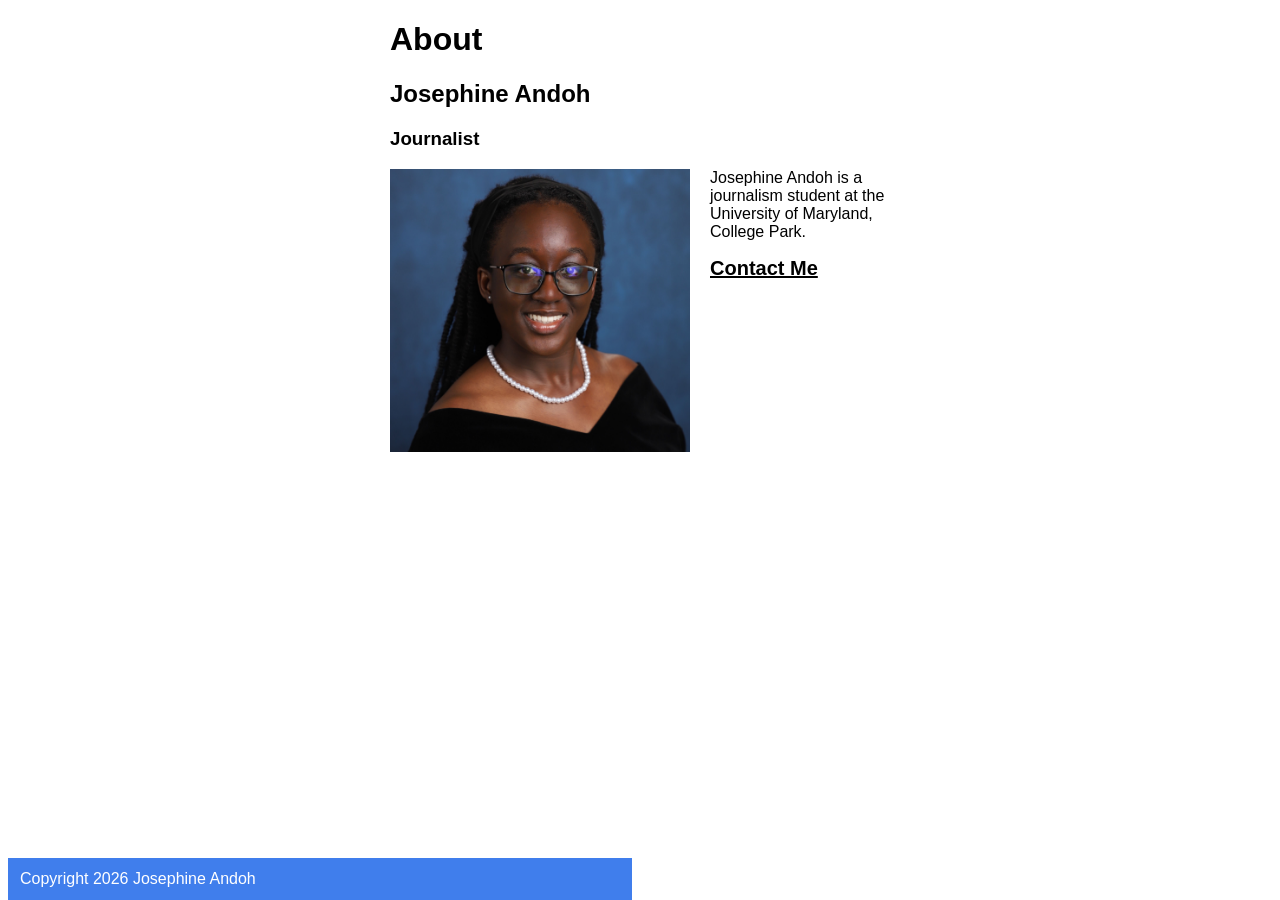
<file: midterm-prep/index.html>
<!doctype html>

<html lang="en">
    <head>
        <meta charset="utf-8" />
        <meta name="viewport" content="width=device-width, initial-scale=1, shrink-to-fit=no" />

        <title>Josephine Andoh Midterm Prep</title>

        <!--Must be remembered for the midterm-->
        <link href="style.css" rel="stylesheet" />
    </head>

    <body>
        <div id="info">
            <h1>About</h1>
            <h2>Josephine Andoh</h2>
            <h3>Journalist</h3>
            <!--Must be remembered for the midterm-->
            <img src="Josephine%20Andoh%20Senior%20Picture%20(1)(copy%201).jpg" alt="A picture of me" id="headshot" />
            <p>Josephine Andoh is a journalism student at the University of Maryland, College Park.</p>
        <div id="contact">
            <!--Must be remembered for the midterm-->
            <a href="mailto:jandoh@terpmail.umd.edu">Contact Me</a>
        </div>
        </div>
        <div id="footer">Copyright 2026 Josephine Andoh</div>
    </body>
</html>
</file>
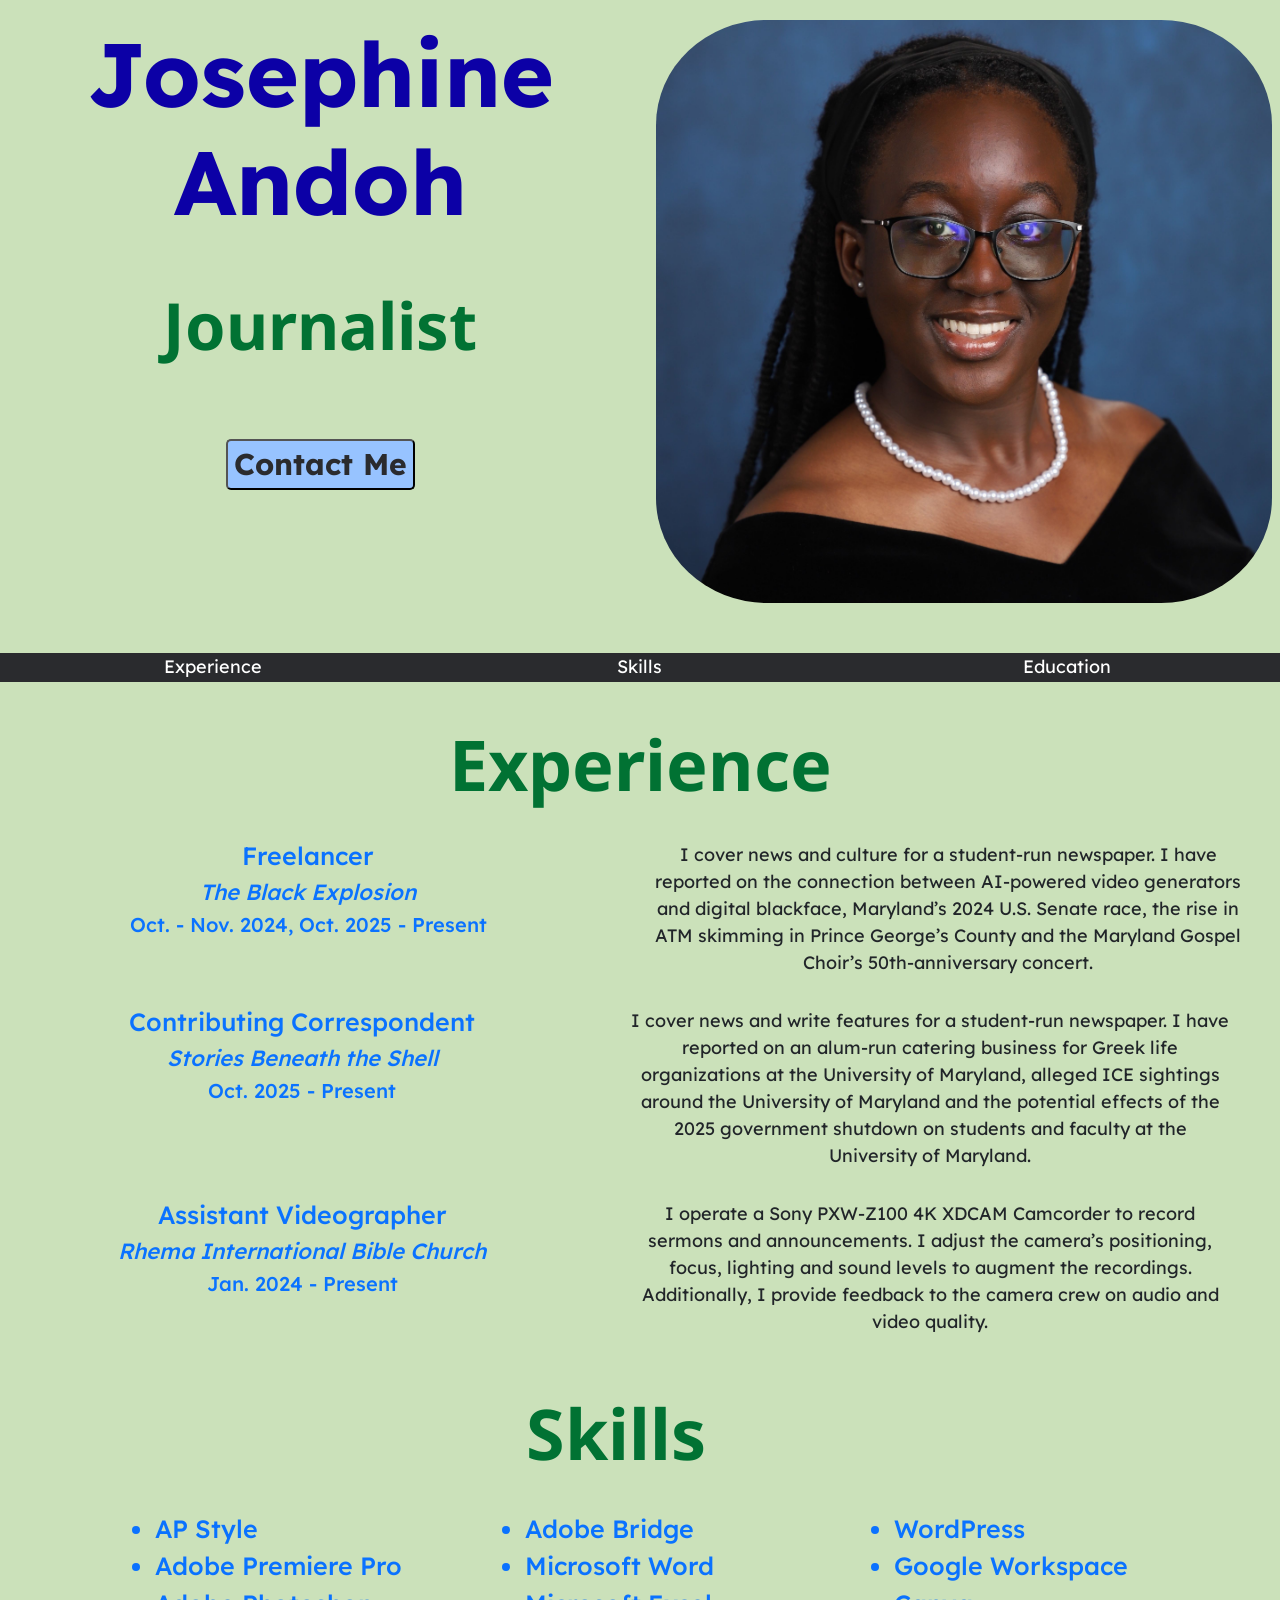
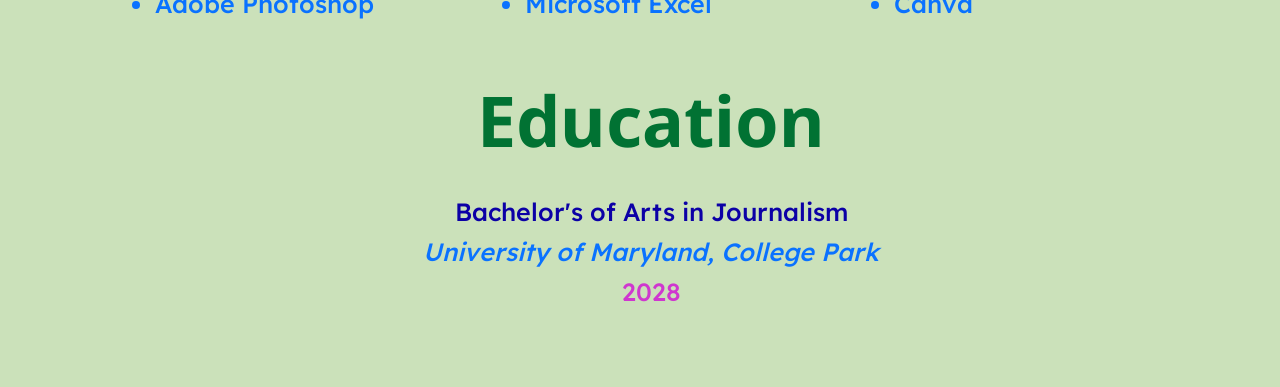
<file: online-portfolio/index.html>
<!doctype html>
<html lang="en">
    <head>
        <meta charset="UTF-8" />
        <meta name="viewport" content="width=device-width, initial-scale=1" />

        <title>Josephine Andoh's Online Portfolio</title>

        <link
            href="https://cdn.jsdelivr.net/npm/bootstrap@5.3.8/dist/css/bootstrap.min.css"
            rel="stylesheet"
            integrity="sha384-sRIl4kxILFvY47J16cr9ZwB07vP4J8+LH7qKQnuqkuIAvNWLzeN8tE5YBujZqJLB"
            crossorigin="anonymous" />

        <link rel="preconnect" href="https://fonts.googleapis.com" />
        <link rel="preconnect" href="https://fonts.gstatic.com" crossorigin />
        <link
            href="https://fonts.googleapis.com/css2?family=Lexend:wght@100..900&family=Noto+Sans:ital,wght@0,100..900;1,100..900&display=swap"
            rel="stylesheet" />

        <link href="style.css" rel="stylesheet" />
    </head>

    <body>
        <div class="container-fluid">
            <div class="row">
                <div class="col-sm-6">
                    <h1 id="name">Josephine Andoh</h1>
                    <h2 id="identity">Journalist</h2>
                    <button onclick="window.open('mailto:jandoh@terpmail.umd.edu')">Contact Me</button>
                </div>
                <div class="col-sm-6" id="topper">
                    <img src="Josephine%20Andoh%20Senior%20Picture%20(1).jpg" id="headshot" />
                </div>
                <div class="container-fluid" id="navigation">
                    <div class="row">
                        <div class="col-sm-4">
                            <p id="topper1"><a href="#experience">Experience</a></p>
                        </div>
                        <div class="col-sm-4">
                            <p id="topper2"><a href="#skills">Skills</a></p>
                        </div>
                        <div class="col-sm-4">
                            <p id="topper3"><a href="#education">Education</a></p>
                        </div>
                    </div>
                </div>
                <div class="container-fluid">
                    <div class="row">
                        <div class="col">
                            <h1 id="experience">Experience</h1>
                        </div>
                        <div class="row" id="jobs">
                            <div class="col-sm-6" id="tbe">
                                <h4>Freelancer</h4>
                                <h5><em>The Black Explosion</em></h5>
                                <h6>Oct. - Nov. 2024, Oct. 2025 - Present</h6>
                            </div>
                            <div class="col-sm-6" id="tbejob">
                                <p>
                                    I cover news and culture for a student-run newspaper. I have reported on the
                                    connection between AI-powered video generators and digital blackface, Maryland’s
                                    2024 U.S. Senate race, the rise in ATM skimming in Prince George’s County and the
                                    Maryland Gospel Choir’s 50th-anniversary concert.
                                </p>
                            </div>
                            <div class="row">
                                <div class="col-sm-6" id="sbs">
                                    <h4>Contributing Correspondent</h4>
                                    <h5><em>Stories Beneath the Shell</em></h5>
                                    <h6>Oct. 2025 - Present</h6>
                                </div>
                                <div class="col-sm-6" id="sbsjob">
                                    <p>
                                        I cover news and write features for a student-run newspaper. I have reported on
                                        an alum-run catering business for Greek life organizations at the University of
                                        Maryland, alleged ICE sightings around the University of Maryland and the
                                        potential effects of the 2025 government shutdown on students and faculty at the
                                        University of Maryland.
                                    </p>
                                </div>
                                <div class="col-sm-6" id="rhema">
                                    <h4>Assistant Videographer</h4>
                                    <h5><em>Rhema International Bible Church</em></h5>
                                    <h6>Jan. 2024 - Present</h6>
                                </div>
                                <div class="col-sm-6" id="rhemajob">
                                    <p>
                                        I operate a Sony PXW-Z100 4K XDCAM Camcorder to record sermons and
                                        announcements. I adjust the camera’s positioning, focus, lighting and sound
                                        levels to augment the recordings. Additionally, I provide feedback to the camera
                                        crew on audio and video quality.
                                    </p>
                                </div>
                                <div class="container-fluid">
                                    <div class="row">
                                        <div class="col">
                                            <h1 id="skills">Skills</h1>
                                        </div>
                                        <div class="row" id="skillset">
                                            <div class="col-sm-4">
                                                <ul id="skills1">
                                                    <li>AP Style</li>
                                                    <li>Adobe Premiere Pro</li>
                                                    <li>Adobe Photoshop</li>
                                                </ul>
                                            </div>
                                            <div class="col-sm-4">
                                                <ul id="skills2">
                                                    <li>Adobe Bridge</li>
                                                    <li>Microsoft Word</li>
                                                    <li>Microsoft Excel</li>
                                                </ul>
                                            </div>
                                            <div class="col-sm-4">
                                                <ul id="skills3">
                                                    <li>WordPress</li>
                                                    <li>Google Workspace</li>
                                                    <li>Canva</li>
                                                </ul>
                                            </div>
                                        </div>
                                        <div class="container-fluid">
                                            <div class="row">
                                                <div class="col">
                                                    <h1 id="education">Education</h1>
                                                    <div class="col" id="graduation">
                                                        <h5 id="degree">Bachelor's of Arts in Journalism</h5>
                                                        <h5 id="school">
                                                            <em>University of Maryland, College Park</em>
                                                        </h5>
                                                        <h5 id="year">2028</h5>
                                                    </div>
                                                </div>
                                            </div>
                                        </div>
                                    </div>
                                </div>
                            </div>
                        </div>
                    </div>
                </div>
            </div>
        </div>
    </body>
</html>
</file>
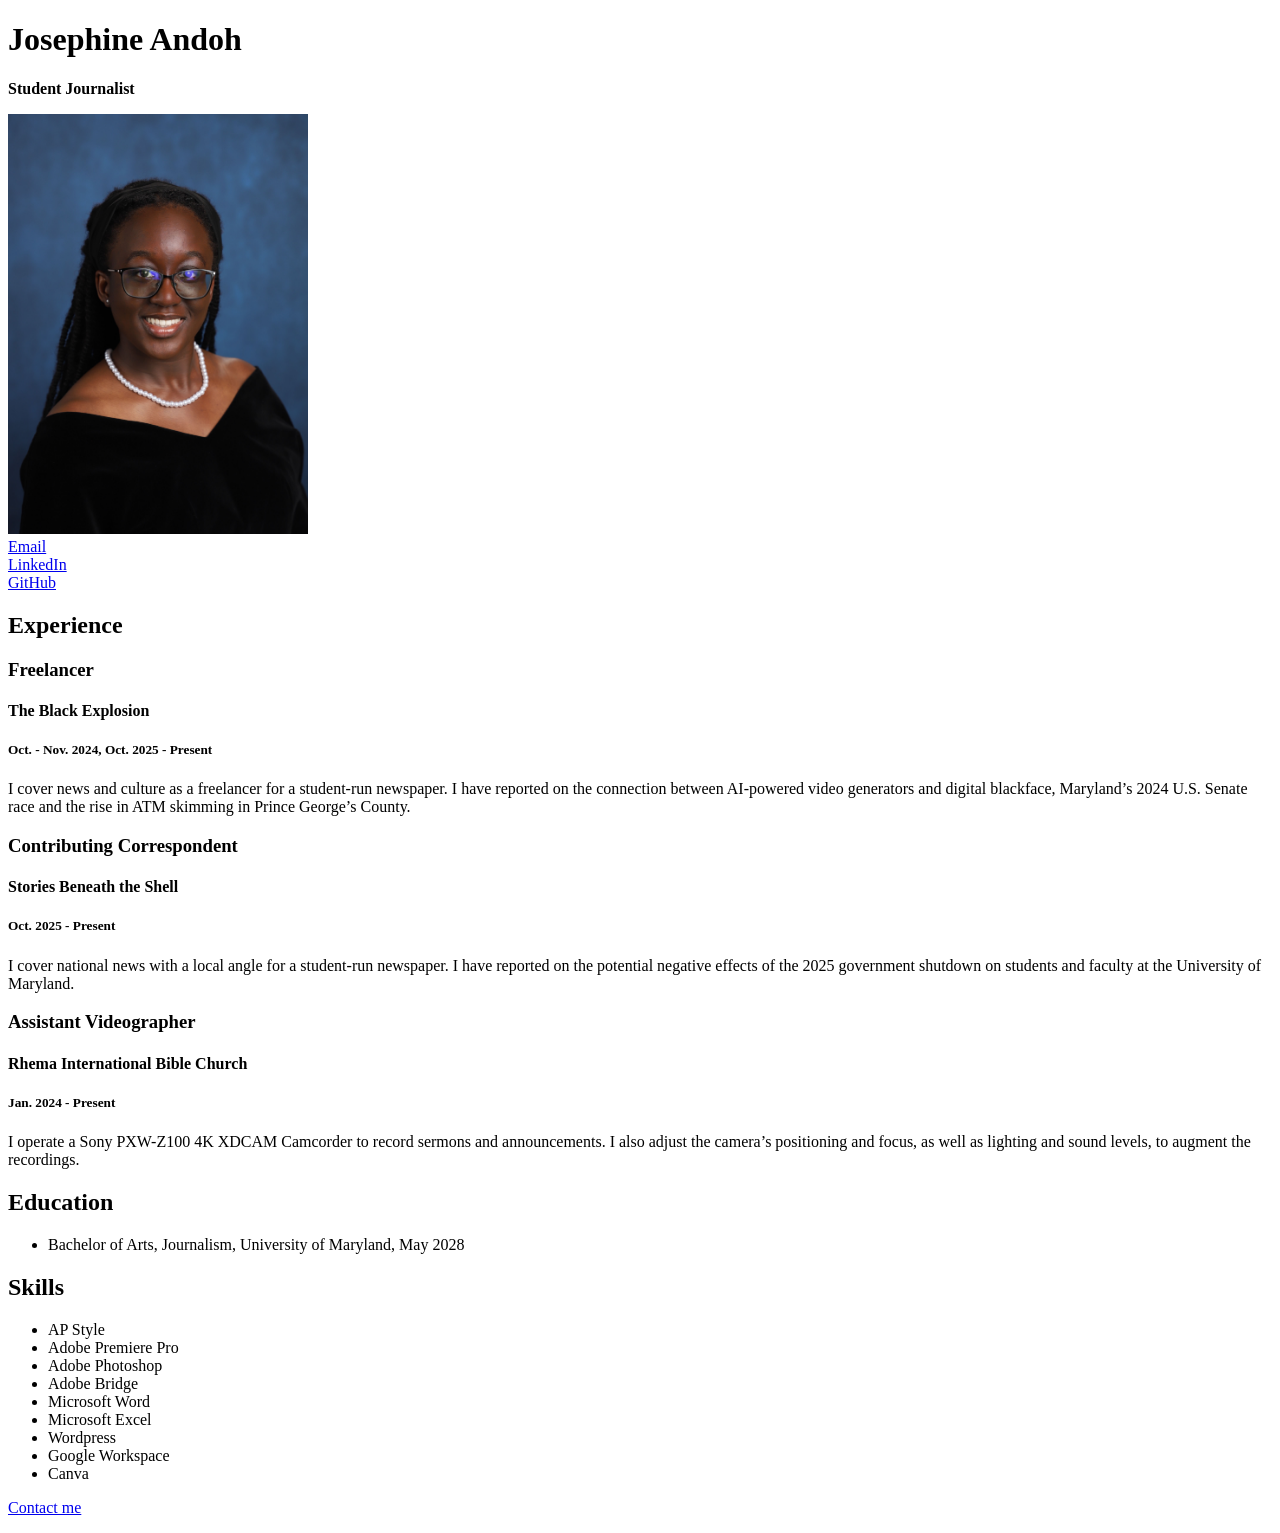
<file: resume.html>
<!DOCTYPE html>
<html lang="en-US">
  <head>
    <title>Josephine Andoh Resume</title>
  </head>
  <body>
    <!--I built this myself!-->
    <h1>Josephine Andoh</h1>
    <p><strong>Student Journalist</strong></p>
    <img src="Josephine%20Andoh%20Senior%20Picture%20(1).jpg" alt="A photo of me" width="300" />
    <div id="contact">
      <a href="mailto:jandoh@terpmail.umd.edu">Email</a>
      <br />
      <a href="http://www.linkedin.com/in/josephine-andoh" target="_blank">LinkedIn</a>
      <br />
      <a href="https://github.com/Josephine-Andoh-1/josephine-andoh-j352" target="_blank">GitHub</a>
    </div>

    <h2>Experience</h2>
    <h3>Freelancer</h3>
    <h4>The Black Explosion</h4>
    <h5>Oct. - Nov. 2024, Oct. 2025 - Present</h5>
    <p>
      I cover news and culture as a freelancer for a student-run newspaper. I have reported on the connection between
      AI-powered video generators and digital blackface, Maryland’s 2024 U.S. Senate race and the rise in ATM skimming
      in Prince George’s County.
    </p>
    <h3>Contributing Correspondent</h3>
    <h4>Stories Beneath the Shell</h4>
    <h5>Oct. 2025 - Present</h5>
    <p>
      I cover national news with a local angle for a student-run newspaper. I have reported on the potential negative
      effects of the 2025 government shutdown on students and faculty at the University of Maryland.
    </p>
    <h3>Assistant Videographer</h3>
    <h4>Rhema International Bible Church</h4>
    <h5>Jan. 2024 - Present</h5>
    <p>
      I operate a Sony PXW-Z100 4K XDCAM Camcorder to record sermons and announcements. I also adjust the camera’s
      positioning and focus, as well as lighting and sound levels, to augment the recordings.
    </p>

    <h2>Education</h2>
    <ul>
      <li>Bachelor of Arts, Journalism, University of Maryland, May 2028</li>
    </ul>

    <h2>Skills</h2>
    <ul>
      <li>AP Style</li>
      <li>Adobe Premiere Pro</li>
      <li>Adobe Photoshop</li>
      <li>Adobe Bridge</li>
      <li>Microsoft Word</li>
      <li>Microsoft Excel</li>
      <li>Wordpress</li>
      <li>Google Workspace</li>
      <li>Canva</li>
    </ul>

    <p>
      <a href="#contact">Contact me</a>
    </p>
  </body>
</html>
</file>
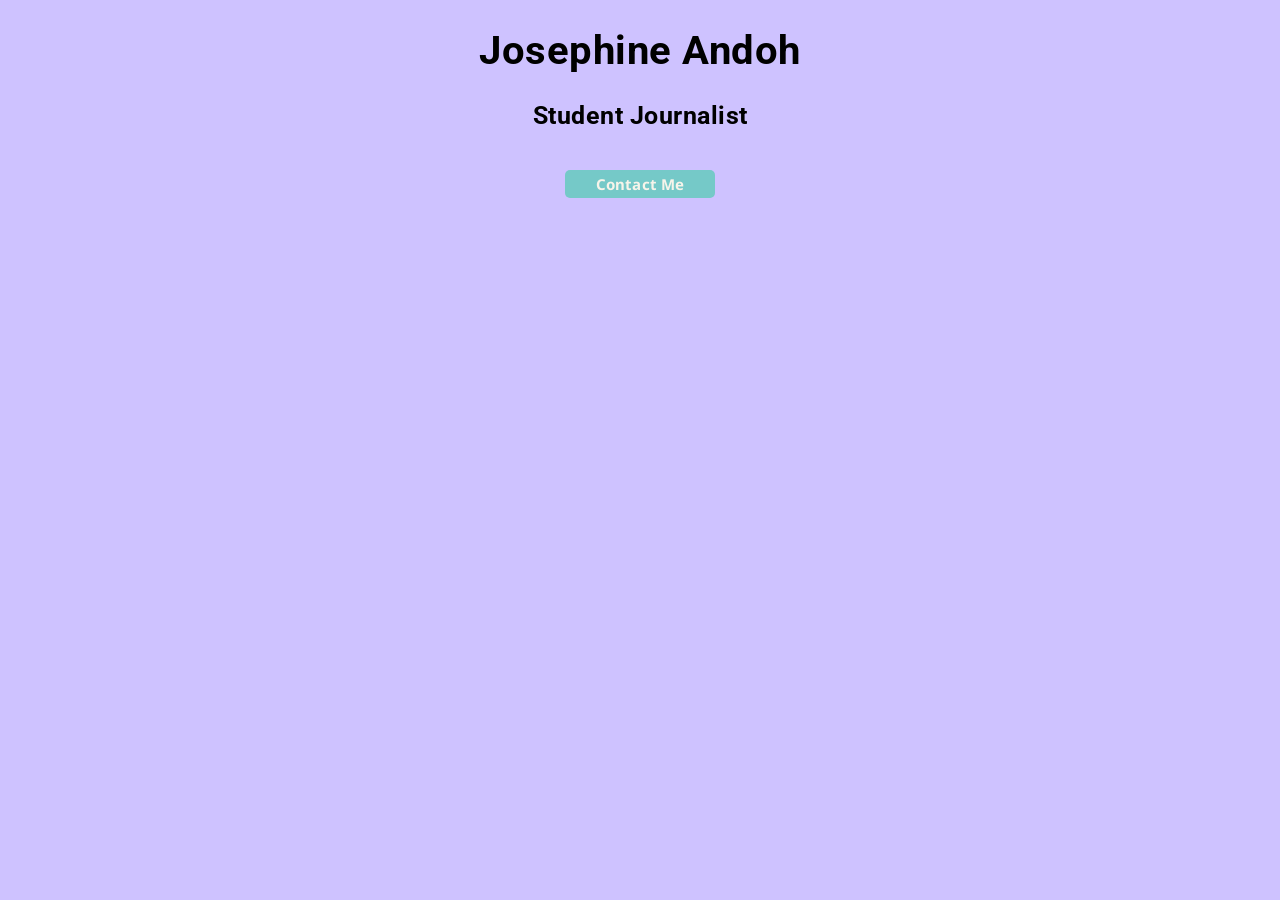
<file: contact-button-assignment/index3.html>
<!doctype html>
<html lang="en-US">
    <head>
        <link rel="preconnect" href="https://fonts.googleapis.com" />
        <link rel="preconnect" href="https://fonts.gstatic.com" crossorigin />
        <link
            href="https://fonts.googleapis.com/css2?family=Noto+Sans:ital,wght@0,100..900;1,100..900&family=Roboto:ital,wght@0,100..900;1,100..900&display=swap"
            rel="stylesheet" />
        <link href="style3.css" rel="stylesheet" />
        <title>Josephine Andoh Button</title>
    </head>

    <body>
        <h1>Josephine Andoh</h1>
        <h2>Student Journalist</h2>
        <button>Contact Me</button>
    </body>
</html>
</file>
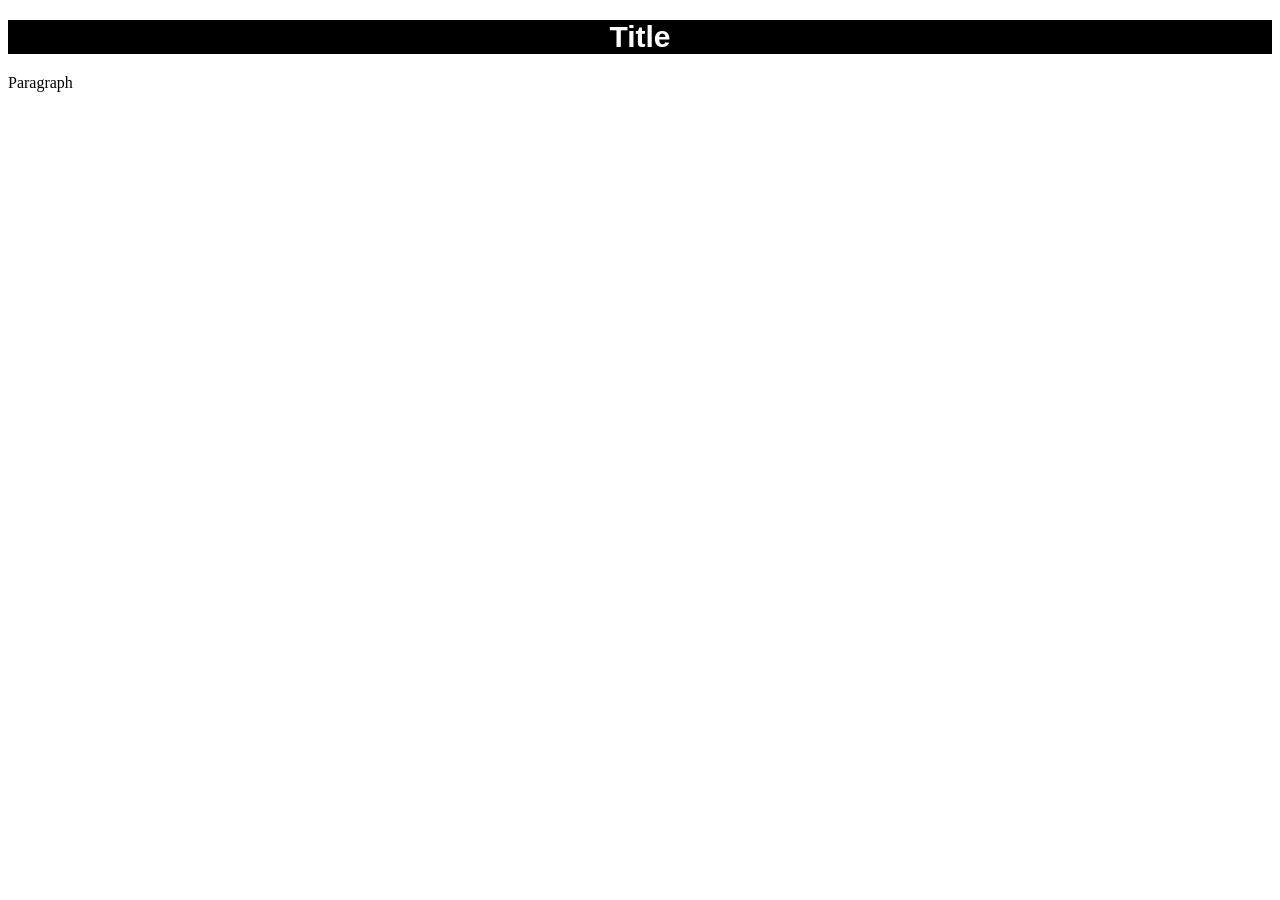
<file: styling-assignment/styled-text.html>
<!doctype html>
<html lang="en">
    <head>
        <link href="./style.css" rel="stylesheet" />
        <title>Styled Text</title>
    </head>

    <body>
        <h1>Title</h1>
        <p>Paragraph</p>
    </body>
</html>
</file>
<file: button-assignment/style.css>
.red-button {
    background-color: red;
    color: white;
    font-size: 30px;
    border: none;
    width: 200px;
}
</file>
<file: contact-button-assignment/style.css>
/*
MY COLOR PALETTE
Lavendar - #cec2ff
Turquoise - #75c9c8
Cream - #f7f4ea
Pink - #cf8ba9
*/

body {
    background-color: #cec2ff;
    text-align: center;
}

button {
    background-color: #75c9c8;
    color: #f7f4ea;
    font-family: "Noto Sans", Verdana, sans-serif;
    font-size: 15px;
    font-weight: 700;
    letter-spacing: 0.2px;
    line-height: 24px;
    text-align: center;
    width: 150px;
    padding: 2px;
    margin-top: 20px;
    border: none;
    border-radius: 5px;
}

button:hover {
    background-color: #cf8ba9;
}

h1 {
    font-family: "Roboto", Verdana, sans-serif;
    font-size: 40px;
    letter-spacing: 0.5px;
    text-align: center;
}

h2 {
    font-family: "Roboto", Verdana, sans-serif;
    font-size: 25px;
    letter-spacing: 0.5px;
    text-align: center;
}
</file>
<file: data-viz-project/style.css>
#article {
    margin: auto;
    width: 90%;
    font-family: "Lato", Verdana, sans-serif;
}

body {
    background-color: #f5f5f5;
}

h1 {
    font-weight: bold;
}

h6 {
    margin-bottom: 25px;
}
</file>
<file: final-project/style.css>
/*
MY COLOR PALETTE
Ocean Green - #3e9d71
Light Gray - #f8f8f8
Green
Black
*/

@media screen {
    body {
        background-color: #f8f8f8;
    }

    #silicon {
        font-family: "Michroma", Verdana, sans-serif;
        font-size: 45px;
    }

    body,
    hr {
        margin: auto;
    }

    p {
        font-family:
            "Noto Sans",
            Trebuchet MS,
            sans-serif;
        font-size: 15.5px;
    }

    img {
        width: 100%;
    }

    #caption1 {
        margin: 0;
        margin-top: 0.1%;
        margin-left: 4px;
        font-size: 10.5px;
    }

    #title,
    #article {
        margin-top: 6%;
    }

    #title,
    hr,
    #byline,
    .pullquote,
    #ending {
        text-align: center;
    }

    #description,
    #byline {
        margin-top: 4%;
    }

    hr {
        background-color: Green;
        border: none;
        height: 2px;
    }

    hr,
    #article,
    #ending,
    #end-block {
        width: 80%;
    }

    #byline {
        width: 70%;
    }

    a {
        font-weight: 650;
    }

    a,
    .pullquote {
        color: #3e9d71;
    }

    a {
        text-decoration: underline;
    }

    .caption {
        font-size: 9.5px;
        margin-top: 0.6%;
        margin-bottom: 7%;
        font-weight: 540;
    }

    .caption,
    .quote,
    .attribution {
        font-family: "Cause", Tahoma, sans-serif;
    }

    .phelps {
        width: 100%;
        margin-bottom: 8%;
    }

    .subtitle {
        margin-top: 10%;
        margin-bottom: 4%;
        font-size: 40px;
        font-family: "Lexend", Verdana, sans-serif;
    }

    .flourish-embed {
        margin-bottom: 10%;
    }

    .words {
        font-weight: 700;
        font-size: 38px;
    }

    .quotemark {
        font-size: 40px;
        line-height: 40px;
    }

    .attribution {
        margin-top: 0.5%;
        margin-bottom: 8%;
        font-size: 20px;
        font-weight: 400;
    }

    #superbaby {
        padding: 0;
    }

    #ending {
        margin-bottom: 10px;
    }

    #end_block {
        margin-top: 20px;
        margin-bottom: 37px;
    }
}

@media (min-width: 576px) {
    #silicon {
        font-size: 60px;
    }

    .subtitle {
        margin-bottom: 2%;
        font-size: 55px;
    }

    #caption1 {
        font-size: 12px;
        margin-top: 3px;
    }

    #title,
    #byline {
        margin-top: 5%;
    }

    #article,
    #ending {
        width: 78%;
    }

    #article,
    .subtitle {
        margin-top: 6%;
    }

    .caption {
        font-size: 10.5px;
    }

    #caption1 {
        font-size: 11px;
        margin-left: 6px;
    }

    .flourish-embed,
    .phelps,
    .caption,
    .attribution {
        margin-bottom: 5.5%;
    }
}

@media (min-width: 768px) {
    #silicon {
        font-size: 70px;
    }

    #byline {
        margin-top: 3%;
    }

    #caption1 {
        margin-left: 8px;
    }

    .caption {
        font-size: 11px;
    }

    .flourish-embed,
    .phelps,
    .caption,
    .attribution {
        margin-bottom: 4%;
    }

    .words {
        font-size: 40px;
    }

    .quotemark {
        font-size: 42px;
    }

    .attribution {
        font-size: 22px;
    }

    #article,
    .subtitle {
        margin-top: 5%;
    }

    #article,
    #ending {
        width: 70%;
    }

    .subtitle {
        font-size: 60px;
        margin-bottom: 3%;
    }
}

@media (min-width: 992px) {
    #byline,
    #title {
        margin-top: 1%;
    }

    #silicon {
        font-size: 80px;
    }

    .subtitle {
        font-size: 62px;
        margin-bottom: 2.2%;
        margin-top: 4%;
    }

    .words {
        font-size: 44px;
    }

    .quotemark {
        font-size: 46px;
    }

    .attribution {
        font-size: 26px;
    }

    #article,
    #ending {
        width: 68%;
    }

    p {
        font-size: 15.5px;
    }

    .flourish-embed,
    .phelps,
    .caption {
        margin-bottom: 3%;
    }
}

@media (min-width: 1200px) {
    #silicon {
        font-size: 90px;
    }

    .subtitle {
        font-size: 70px;
        margin-bottom: 1.2%;
        margin-top: 3%;
    }

    #article,
    #ending {
        width: 62%;
    }
}
</file>
<file: midterm-prep/style.css>
@media screen {
    #headshot {
        width: 300px;
        float: none;
    }

    body {
        font-family: Arial, sans-serif;
    }

    /*Must be remembered for the midterm*/
    #contact a {
        /*Must be remembered for the midterm*/
        font-weight: bold;
        font-size: 20px;
        color: black;
    }

    #contact a:hover {
        color: red;
    }

    #info {
        width: 500px;
        margin: auto;
    }

    #footer {
        position: fixed;
        bottom: 0;
        background-color: #407eec;
        color: white;
        padding: 12px;
        width: 600px;
    }
}

@media (min-width:576px) {
    #headshot {
        width: 300px;
        float: left;
        margin-right: 20px;
    }
}
</file>
<file: online-portfolio/style.css>
/*
MY COLOR PALETTE
Black - #2a2b2e
Bright Green - #00a649
Pale Green - #cbe1ba
Olive Green - #b3c989
Dark Green - #017233
White - #ffffff
Pale Blue - #97c3ff
Medium Blue - #0a72ff
Dark Blue - #0c00a6
*/

/* 
 id needs a # (cannot be reused, so be careful)
class needs a .
 */

@media screen {
    body {
        background-color: #cbe1ba;
        text-align: center;
    }

    #headshot {
        width: 100%;
        border-radius: 18%;
        border: none;
        margin-top: 20px;
        margin-left: 4px;
        margin-bottom: 20px;
    }

    #name {
        font-family: "Lexend", Verdana, sans-serif;
        color: #0c00a6;
        font-weight: bold;
        margin: 20px;
    }

    #identity {
        font-family:
            "Noto Sans",
            Trebuchet MS,
            sans-serif;
        color: #017233;
        margin-bottom: 40px;
        font-weight: bold;
    }

    button {
        font-family: "Lexend", Verdana, sans-serif;
        color: #2a2b2e;
        background-color: #97c3ff;
        font-weight: bold;
        border-radius: 5px;
    }

    button:hover {
        background-color: #cf37cf;
    }

    #experience,
    #skills,
    #education {
        margin-bottom: 35px;
        color: #017233;
        font-weight: bold;
        font-family:
            "Noto Sans",
            Trebuchet MS,
            sans-serif;
    }

    #navigation {
        margin-bottom: 40px;
        background-color: #2a2b2e;
    }

    #navigation a {
        color: white;
        text-decoration: none;
    }

    #navigation a:hover {
        color: #cf37cf;
    }

    #topper1,
    #topper2,
    #topper3 {
        margin-bottom: 2px;
    }

    #tbe,
    #sbs,
    #rhema,
    #skillset,
    #school {
        color: #0a72ff;
        font-family: "Lexend", Verdana, sans-serif;
    }

    .col-sm-4,
    h4,
    h5,
    h6,
    p {
        font-family: "Lexend", Verdana, sans-serif;
    }

    #skills1,
    #skills2,
    #skills3 {
        display: block;
        text-align: left;
        font-weight: 500;
    }

    #degree {
        color: #0c00a6;
    }

    #year {
        color: #cf37cf;
        margin-bottom: 40px;
    }

    #rhemajob,
    #skillset {
        margin-bottom: 40px;
    }

    #skills {
        text-align: center;
    }

    #tbejob,
    #sbsjob {
        margin-bottom: 15px;
    }
}

@media (min-width: 576px) {
    h1 {
        font-size: 50px;
    }

    h2 {
        font-size: 35px;
    }

    #headshot {
        margin-bottom: 50px;
    }

    #navigation {
        font-size: 18px;
    }

    #education,
    #graduation {
        text-align: center;
        padding-left: 70px;
    }

    #skillset {
        font-size: 20px;
        padding-left: 55px;
    }

    #skills {
        text-align: center;
    }

    #degree,
    #school,
    #year {
        font-size: 25px;
    }

    #degree,
    #school {
        margin-bottom: 10px;
    }

    #year {
        margin-bottom: 60px;
    }
}

@media (min-width: 768px) {
    #name {
        font-size: 65px;
        margin-bottom: 50px;
    }

    #navigation {
        font-size: 22px;
    }

    #identity {
        margin-bottom: 45px;
        font-size: 50px;
    }

    #jobs {
        padding-left: 20px;
    }

    #skills {
        text-align: center;
    }
}

@media (min-width: 992px) {
    #name {
        font-size: 80px;
    }

    #identity {
        margin-bottom: 75px;
        font-size: 60px;
    }

    button {
        font-size: 20px;
    }

    h1 {
        font-size: 70px;
    }

    #jobs {
        padding: 0;
    }

    #skillset {
        padding-left: 100px;
    }

    #skills {
        text-align: center;
    }

    #year {
        margin-bottom: 80px;
    }
}

@media (min-width: 1200px) {
    #name {
        font-size: 90px;
    }

    #identity {
        font-size: 65px;
    }

    button,
    #navigation {
        font-size: 30px;
    }

    h4,
    #skillset {
        font-size: 25px;
    }

    #skillset {
        padding-left: 135px;
    }

    #skills {
        text-align: center;
    }

    h5 {
        font-size: 22px;
    }

    h6 {
        font-size: 20px;
    }

    p {
        font-size: 18px;
    }
}
</file>
<file: contact-button-assignment/style3.css>
/*
MY COLOR PALETTE
Lavendar - #cec2ff
Turquoise - #75c9c8
Cream - #f7f4ea
Pink - #cf8ba9
*/

body {
    background-color: #cec2ff;
    text-align: center;
}

button {
    background-color: #75c9c8;
    color: #f7f4ea;
    font-family: "Noto Sans", Verdana, sans-serif;
    font-size: 15px;
    font-weight: 700;
    letter-spacing: 0.2px;
    line-height: 24px;
    text-align: center;
    width: 150px;
    padding: 2px;
    margin-top: 20px;
    border: none;
    border-radius: 5px;
}

button:hover {
    background-color: #cf8ba9;
}

h1 {
    font-family: "Roboto", Verdana, sans-serif;
    font-size: 40px;
    letter-spacing: 0.5px;
    text-align: center;
}

h2 {
    font-family: "Roboto", Verdana, sans-serif;
    font-size: 25px;
    letter-spacing: 0.5px;
    text-align: center;
}
</file>
<file: styling-assignment/style.css>
h1 {
    background-color: black;
    color: white;
    font-family: arial;
    font-size: 30px;
    text-align: center;
}
</file>
